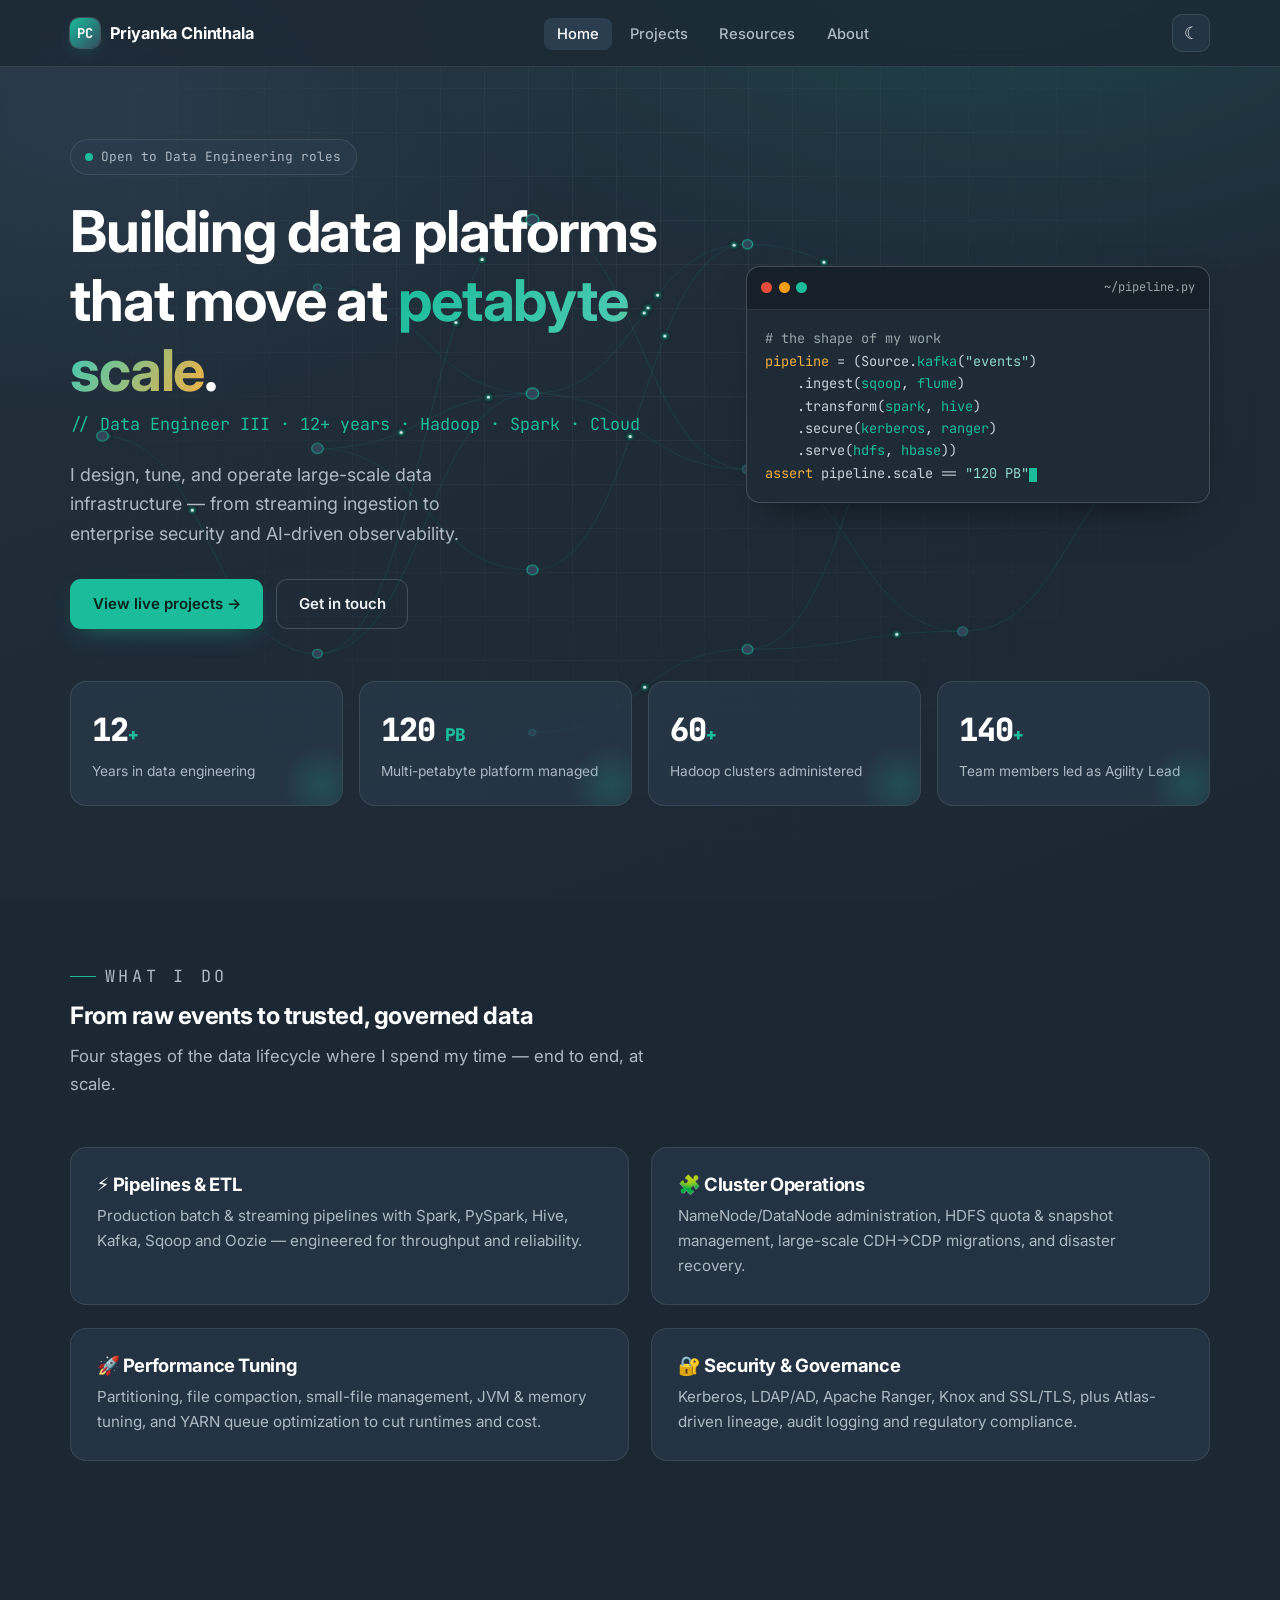
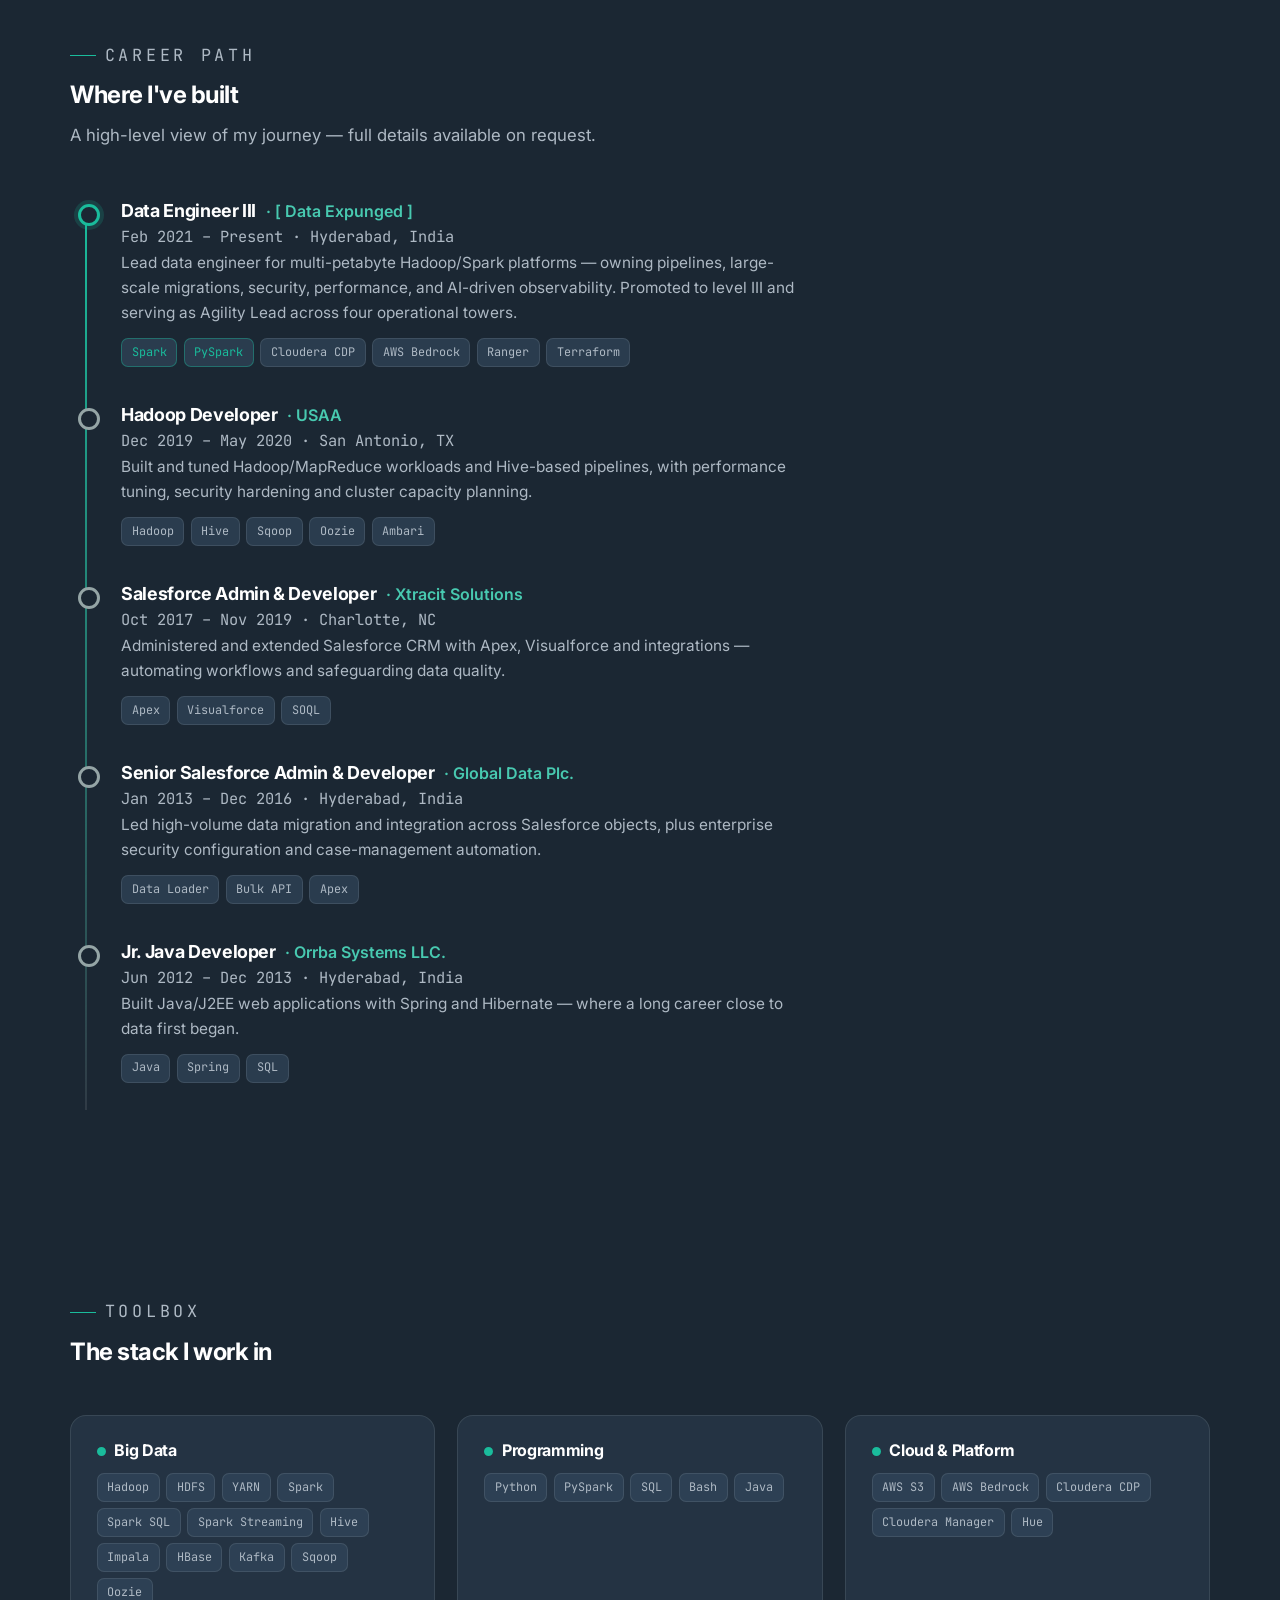
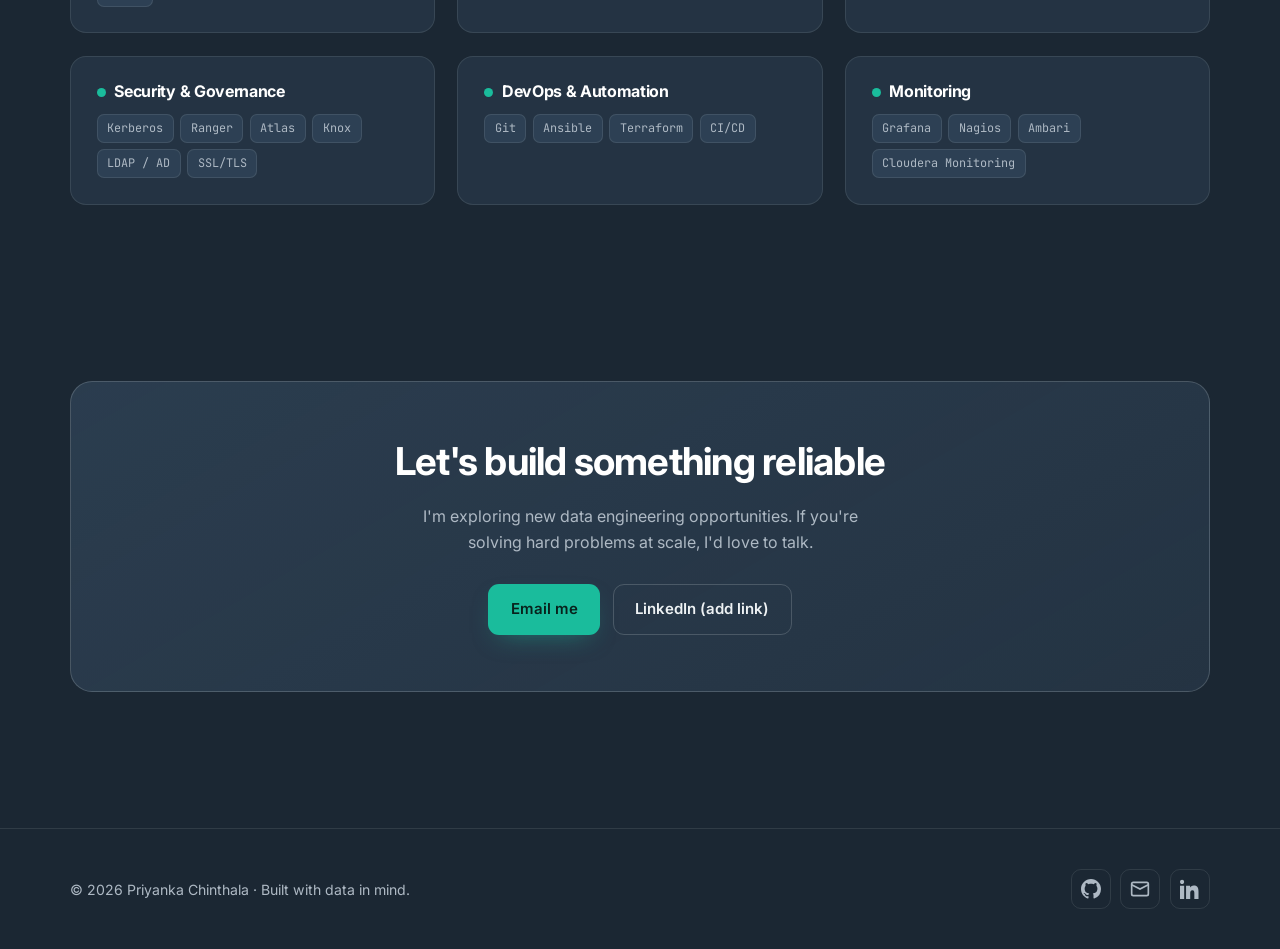
<file: index.html>
<!DOCTYPE html>
<html lang="en" data-theme="dark">
<head>
  <meta charset="UTF-8" />
  <meta name="viewport" content="width=device-width, initial-scale=1.0" />
  <title>Priyanka Chinthala — Data Engineer</title>
  <meta name="description" content="Priyanka Chinthala — Data Engineer with 12+ years building and optimizing large-scale data platforms across multi-petabyte environments." />
  <meta name="color-scheme" content="dark light" />
  <link rel="preconnect" href="https://fonts.googleapis.com" />
  <link rel="preconnect" href="https://fonts.gstatic.com" crossorigin />
  <link href="https://fonts.googleapis.com/css2?family=Inter:wght@400;500;600;700;800&family=JetBrains+Mono:wght@400;500;700&display=swap" rel="stylesheet" />
  <link rel="stylesheet" href="assets/css/style.css" />
  <link rel="icon" href="data:image/svg+xml,%3Csvg xmlns='http://www.w3.org/2000/svg' viewBox='0 0 32 32'%3E%3Crect width='32' height='32' rx='8' fill='%232C3E50'/%3E%3Ccircle cx='9' cy='16' r='3' fill='%231ABC9C'/%3E%3Ccircle cx='23' cy='9' r='3' fill='%231ABC9C'/%3E%3Ccircle cx='23' cy='23' r='3' fill='%231ABC9C'/%3E%3Cpath d='M11 15 21 10M11 17 21 22' stroke='%231ABC9C' stroke-width='1.5'/%3E%3C/svg%3E" />
</head>
<body>
  <!-- NAV -->
  <nav class="nav">
    <div class="container nav-inner">
      <a class="brand" href="index.html"><span class="logo">PC</span> Priyanka Chinthala</a>
      <ul class="nav-links" id="nav-links">
        <li><a href="index.html">Home</a></li>
        <li><a href="projects.html">Projects</a></li>
        <li><a href="resources.html">Resources</a></li>
        <li><a href="about.html">About</a></li>
      </ul>
      <div class="nav-tools">
        <button class="icon-btn" id="theme-toggle" aria-label="Toggle theme">☾</button>
        <button class="icon-btn nav-toggle" id="nav-toggle" aria-label="Menu">☰</button>
      </div>
    </div>
  </nav>

  <!-- HERO -->
  <header class="hero">
    <canvas id="pipeline-canvas" aria-hidden="true"></canvas>
    <div class="container hero-grid">
      <div>
        <div class="status-pill"><span class="status-dot"></span> Open to Data Engineering roles</div>
        <h1>Building data platforms that move at <span class="grad">petabyte scale</span>.</h1>
        <p class="role">// Data Engineer III · 12+ years · Hadoop · Spark · Cloud</p>
        <p class="lead">I design, tune, and operate large-scale data infrastructure — from streaming ingestion to enterprise security and AI-driven observability.</p>
        <div class="hero-cta">
          <a class="btn btn-primary" href="projects.html">View live projects →</a>
          <a class="btn btn-ghost" href="mailto:priyankachinthala.pc@gmail.com">Get in touch</a>
        </div>
      </div>

      <div class="term reveal">
        <div class="term-bar"><span></span><span></span><span></span><span class="title">~/pipeline.py</span></div>
        <div class="term-body">
<span class="l"><span class="comment"># the shape of my work</span></span>
<span class="l"><span class="k">pipeline</span> = (Source.<span class="c">kafka</span>(<span class="s">"events"</span>)</span>
<span class="l">    .ingest(<span class="c">sqoop</span>, <span class="c">flume</span>)</span>
<span class="l">    .transform(<span class="c">spark</span>, <span class="c">hive</span>)</span>
<span class="l">    .secure(<span class="c">kerberos</span>, <span class="c">ranger</span>)</span>
<span class="l">    .serve(<span class="c">hdfs</span>, <span class="c">hbase</span>))</span>
<span class="l"></span>
<span class="l"><span class="k">assert</span> pipeline.scale == <span class="s">"120 PB"</span><span class="caret"></span></span>
        </div>
      </div>
    </div>

    <div class="container">
      <div class="stats">
        <div class="stat reveal"><div class="num">12<span class="unit">+</span></div><div class="label">Years in data engineering</div></div>
        <div class="stat reveal"><div class="num">120<span class="unit"> PB</span></div><div class="label">Multi-petabyte platform managed</div></div>
        <div class="stat reveal"><div class="num">60<span class="unit">+</span></div><div class="label">Hadoop clusters administered</div></div>
        <div class="stat reveal"><div class="num">140<span class="unit">+</span></div><div class="label">Team members led as Agility Lead</div></div>
      </div>
    </div>
  </header>

  <!-- WHAT I DO -->
  <section class="section">
    <div class="container">
      <div class="section-head reveal">
        <p class="eyebrow">What I do</p>
        <h2>From raw events to trusted, governed data</h2>
        <p>Four stages of the data lifecycle where I spend my time — end to end, at scale.</p>
      </div>
      <div class="grid grid-2">
        <div class="card reveal"><h3>⚡ Pipelines &amp; ETL</h3><p>Production batch &amp; streaming pipelines with Spark, PySpark, Hive, Kafka, Sqoop and Oozie — engineered for throughput and reliability.</p></div>
        <div class="card reveal"><h3>🧩 Cluster Operations</h3><p>NameNode/DataNode administration, HDFS quota &amp; snapshot management, large-scale CDH→CDP migrations, and disaster recovery.</p></div>
        <div class="card reveal"><h3>🚀 Performance Tuning</h3><p>Partitioning, file compaction, small-file management, JVM &amp; memory tuning, and YARN queue optimization to cut runtimes and cost.</p></div>
        <div class="card reveal"><h3>🔐 Security &amp; Governance</h3><p>Kerberos, LDAP/AD, Apache Ranger, Knox and SSL/TLS, plus Atlas-driven lineage, audit logging and regulatory compliance.</p></div>
      </div>
    </div>
  </section>

  <!-- EXPERIENCE -->
  <section class="section" id="experience">
    <div class="container">
      <div class="section-head reveal">
        <p class="eyebrow">Career path</p>
        <h2>Where I've built</h2>
        <p>A high-level view of my journey — full details available on request.</p>
      </div>
      <div class="timeline">
        <div class="tl-item reveal">
          <div class="tl-head"><h3>Data Engineer III</h3> <span class="tl-company">· [ Data Expunged ]</span></div>
          <p class="tl-meta">Feb 2021 – Present · Hyderabad, India</p>
          <p>Lead data engineer for multi-petabyte Hadoop/Spark platforms — owning pipelines, large-scale migrations, security, performance, and AI-driven observability. Promoted to level III and serving as Agility Lead across four operational towers.</p>
          <div class="tag-row"><span class="tag hot">Spark</span><span class="tag hot">PySpark</span><span class="tag">Cloudera CDP</span><span class="tag">AWS Bedrock</span><span class="tag">Ranger</span><span class="tag">Terraform</span></div>
        </div>
        <div class="tl-item reveal">
          <div class="tl-head"><h3>Hadoop Developer</h3> <span class="tl-company">· USAA</span></div>
          <p class="tl-meta">Dec 2019 – May 2020 · San Antonio, TX</p>
          <p>Built and tuned Hadoop/MapReduce workloads and Hive-based pipelines, with performance tuning, security hardening and cluster capacity planning.</p>
          <div class="tag-row"><span class="tag">Hadoop</span><span class="tag">Hive</span><span class="tag">Sqoop</span><span class="tag">Oozie</span><span class="tag">Ambari</span></div>
        </div>
        <div class="tl-item reveal">
          <div class="tl-head"><h3>Salesforce Admin &amp; Developer</h3> <span class="tl-company">· Xtracit Solutions</span></div>
          <p class="tl-meta">Oct 2017 – Nov 2019 · Charlotte, NC</p>
          <p>Administered and extended Salesforce CRM with Apex, Visualforce and integrations — automating workflows and safeguarding data quality.</p>
          <div class="tag-row"><span class="tag">Apex</span><span class="tag">Visualforce</span><span class="tag">SOQL</span></div>
        </div>
        <div class="tl-item reveal">
          <div class="tl-head"><h3>Senior Salesforce Admin &amp; Developer</h3> <span class="tl-company">· Global Data Plc.</span></div>
          <p class="tl-meta">Jan 2013 – Dec 2016 · Hyderabad, India</p>
          <p>Led high-volume data migration and integration across Salesforce objects, plus enterprise security configuration and case-management automation.</p>
          <div class="tag-row"><span class="tag">Data Loader</span><span class="tag">Bulk API</span><span class="tag">Apex</span></div>
        </div>
        <div class="tl-item reveal">
          <div class="tl-head"><h3>Jr. Java Developer</h3> <span class="tl-company">· Orrba Systems LLC.</span></div>
          <p class="tl-meta">Jun 2012 – Dec 2013 · Hyderabad, India</p>
          <p>Built Java/J2EE web applications with Spring and Hibernate — where a long career close to data first began.</p>
          <div class="tag-row"><span class="tag">Java</span><span class="tag">Spring</span><span class="tag">SQL</span></div>
        </div>
      </div>
    </div>
  </section>

  <!-- SKILLS -->
  <section class="section" id="skills">
    <div class="container">
      <div class="section-head reveal">
        <p class="eyebrow">Toolbox</p>
        <h2>The stack I work in</h2>
      </div>
      <div class="grid grid-3">
        <div class="card skill-cat reveal"><h3><span class="dot"></span> Big Data</h3><div class="tag-row"><span class="tag">Hadoop</span><span class="tag">HDFS</span><span class="tag">YARN</span><span class="tag">Spark</span><span class="tag">Spark SQL</span><span class="tag">Spark Streaming</span><span class="tag">Hive</span><span class="tag">Impala</span><span class="tag">HBase</span><span class="tag">Kafka</span><span class="tag">Sqoop</span><span class="tag">Oozie</span></div></div>
        <div class="card skill-cat reveal"><h3><span class="dot"></span> Programming</h3><div class="tag-row"><span class="tag">Python</span><span class="tag">PySpark</span><span class="tag">SQL</span><span class="tag">Bash</span><span class="tag">Java</span></div></div>
        <div class="card skill-cat reveal"><h3><span class="dot"></span> Cloud &amp; Platform</h3><div class="tag-row"><span class="tag">AWS S3</span><span class="tag">AWS Bedrock</span><span class="tag">Cloudera CDP</span><span class="tag">Cloudera Manager</span><span class="tag">Hue</span></div></div>
        <div class="card skill-cat reveal"><h3><span class="dot"></span> Security &amp; Governance</h3><div class="tag-row"><span class="tag">Kerberos</span><span class="tag">Ranger</span><span class="tag">Atlas</span><span class="tag">Knox</span><span class="tag">LDAP / AD</span><span class="tag">SSL/TLS</span></div></div>
        <div class="card skill-cat reveal"><h3><span class="dot"></span> DevOps &amp; Automation</h3><div class="tag-row"><span class="tag">Git</span><span class="tag">Ansible</span><span class="tag">Terraform</span><span class="tag">CI/CD</span></div></div>
        <div class="card skill-cat reveal"><h3><span class="dot"></span> Monitoring</h3><div class="tag-row"><span class="tag">Grafana</span><span class="tag">Nagios</span><span class="tag">Ambari</span><span class="tag">Cloudera Monitoring</span></div></div>
      </div>
    </div>
  </section>

  <!-- CTA -->
  <section class="section">
    <div class="container">
      <div class="cta-band reveal">
        <h2>Let's build something reliable</h2>
        <p>I'm exploring new data engineering opportunities. If you're solving hard problems at scale, I'd love to talk.</p>
        <div class="cta-actions">
          <a class="btn btn-primary" href="mailto:priyankachinthala.pc@gmail.com">Email me</a>
          <!-- TODO: replace with your LinkedIn URL -->
          <a class="btn btn-ghost" href="#" data-placeholder="linkedin">LinkedIn (add link)</a>
        </div>
      </div>
    </div>
  </section>

  <!-- FOOTER -->
  <footer class="footer">
    <div class="container footer-inner">
      <div class="muted">© <span id="year"></span> Priyanka Chinthala · Built with data in mind.</div>
      <div class="social">
        <a href="https://github.com/PriyankaChinthala" target="_blank" rel="noopener" aria-label="GitHub"><svg width="20" height="20" viewBox="0 0 16 16" fill="currentColor"><path d="M8 0C3.58 0 0 3.58 0 8c0 3.54 2.29 6.53 5.47 7.59.4.07.55-.17.55-.38 0-.19-.01-.82-.01-1.49-2.01.37-2.53-.49-2.69-.94-.09-.23-.48-.94-.82-1.13-.28-.15-.68-.52-.01-.53.63-.01 1.08.58 1.23.82.72 1.21 1.87.87 2.33.66.07-.52.28-.87.51-1.07-1.78-.2-3.64-.89-3.64-3.95 0-.87.31-1.59.82-2.15-.08-.2-.36-1.02.08-2.12 0 0 .67-.21 2.2.82.64-.18 1.32-.27 2-.27.68 0 1.36.09 2 .27 1.53-1.04 2.2-.82 2.2-.82.44 1.1.16 1.92.08 2.12.51.56.82 1.27.82 2.15 0 3.07-1.87 3.75-3.65 3.95.29.25.54.73.54 1.48 0 1.07-.01 1.93-.01 2.2 0 .21.15.46.55.38A8.01 8.01 0 0 0 16 8c0-4.42-3.58-8-8-8Z"/></svg></a>
        <a href="mailto:priyankachinthala.pc@gmail.com" aria-label="Email"><svg width="20" height="20" viewBox="0 0 24 24" fill="none" stroke="currentColor" stroke-width="2"><rect x="2" y="4" width="20" height="16" rx="2"/><path d="m22 7-10 5L2 7"/></svg></a>
        <!-- TODO: replace href with your LinkedIn URL -->
        <a href="#" data-placeholder="linkedin" aria-label="LinkedIn"><svg width="20" height="20" viewBox="0 0 24 24" fill="currentColor"><path d="M4.98 3.5C4.98 4.88 3.87 6 2.5 6S0 4.88 0 3.5 1.12 1 2.5 1 4.98 2.12 4.98 3.5zM0 8h5v16H0V8zm7.5 0H12v2.2h.07c.63-1.2 2.17-2.47 4.47-2.47 4.78 0 5.66 3.15 5.66 7.24V24h-5v-6.9c0-1.64-.03-3.75-2.29-3.75-2.29 0-2.64 1.79-2.64 3.63V24h-5V8z"/></svg></a>
      </div>
    </div>
  </footer>

  <script src="assets/js/pipeline.js"></script>
  <script src="assets/js/main.js"></script>
</body>
</html>
</file>
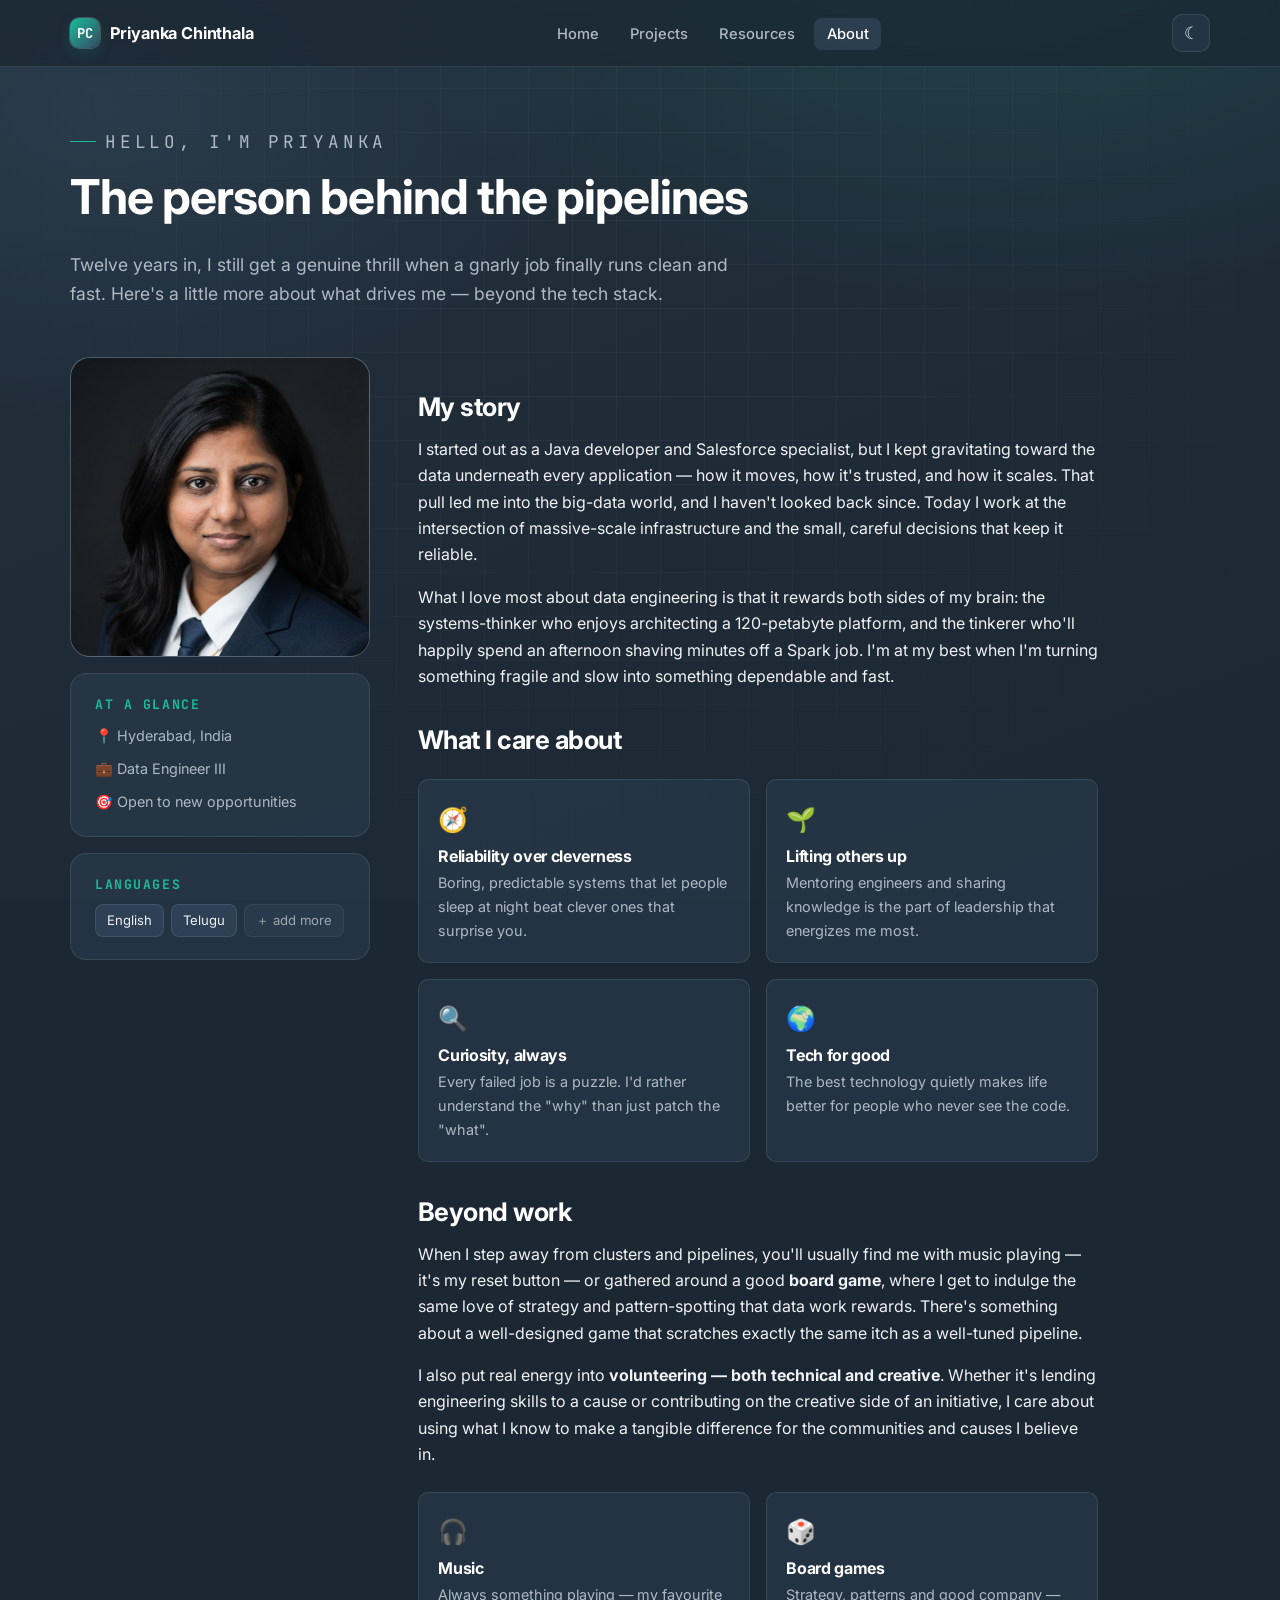
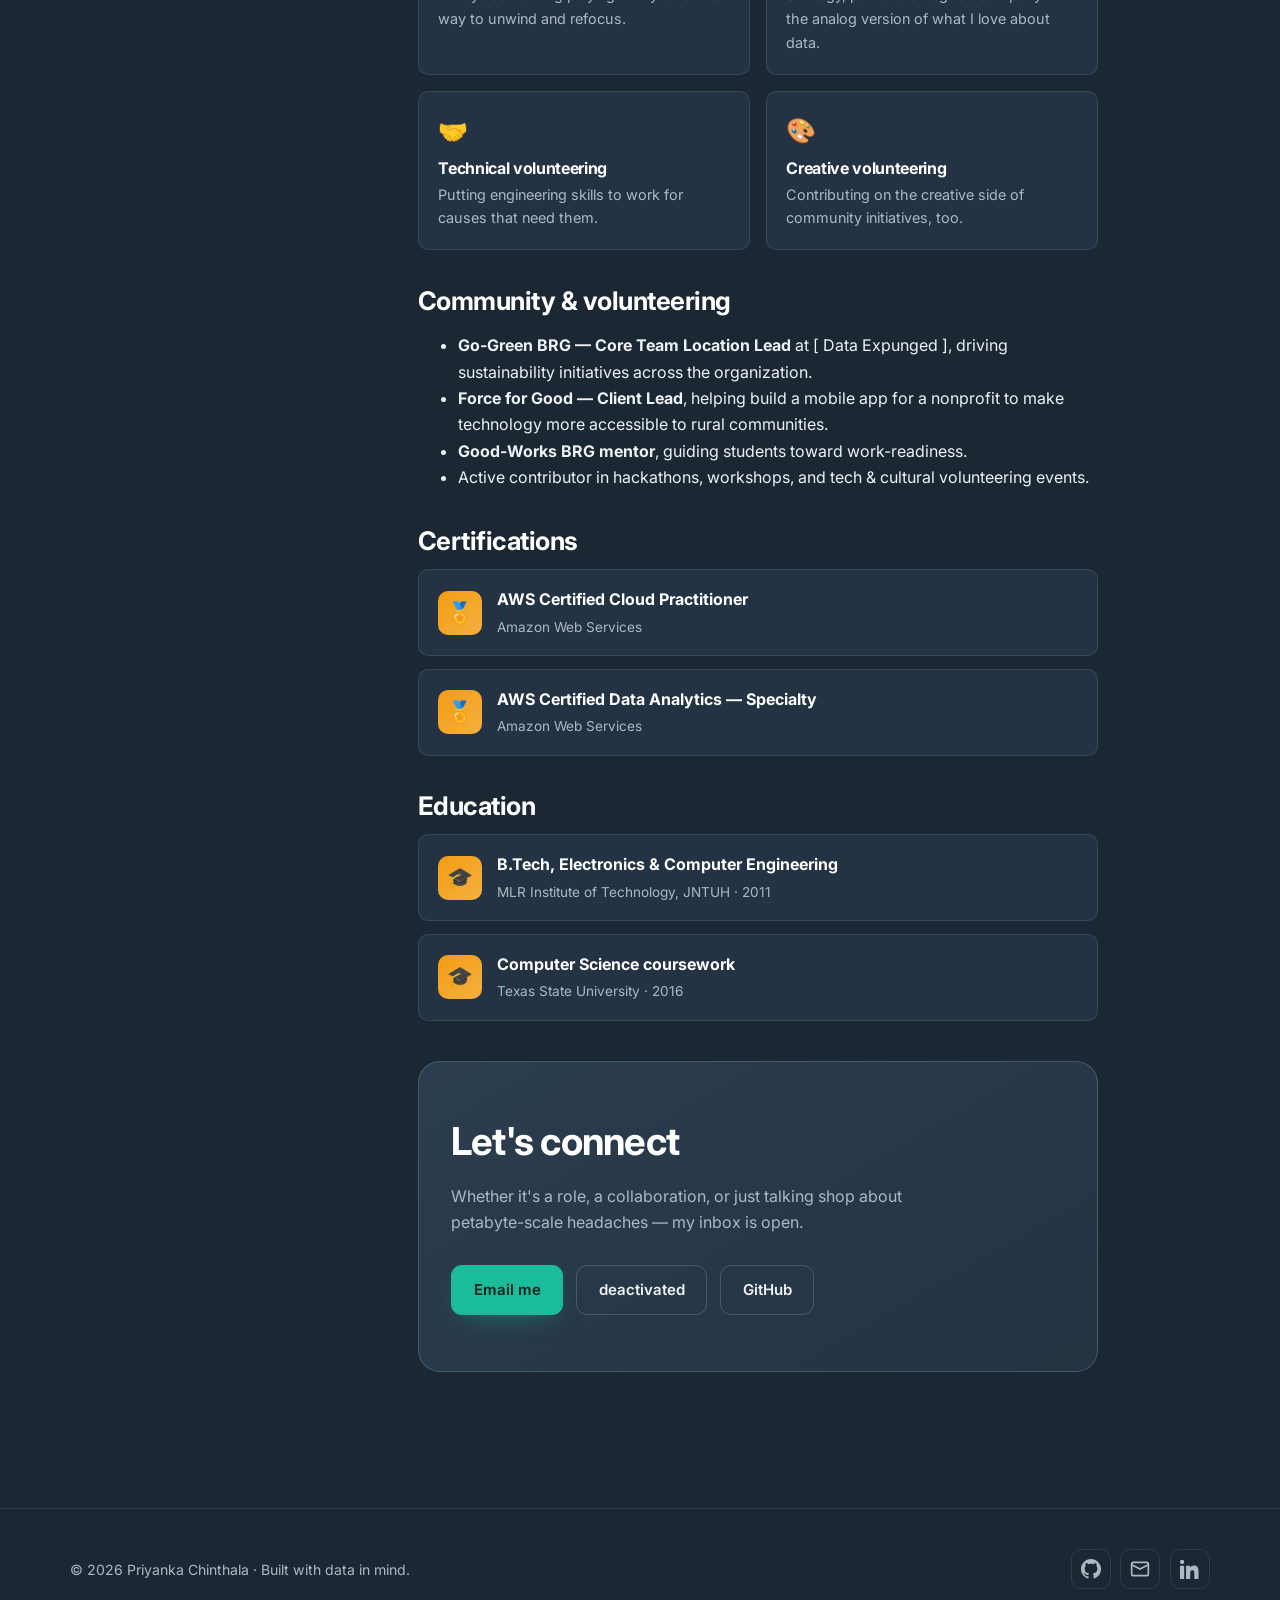
<file: about.html>
<!DOCTYPE html>
<html lang="en" data-theme="dark">
<head>
  <meta charset="UTF-8" />
  <meta name="viewport" content="width=device-width, initial-scale=1.0" />
  <title>About — Priyanka Chinthala</title>
  <meta name="description" content="Get to know Priyanka Chinthala — data engineer, mentor, and community builder." />
  <meta name="color-scheme" content="dark light" />
  <link rel="preconnect" href="https://fonts.googleapis.com" />
  <link rel="preconnect" href="https://fonts.gstatic.com" crossorigin />
  <link href="https://fonts.googleapis.com/css2?family=Inter:wght@400;500;600;700;800&family=JetBrains+Mono:wght@400;500;700&display=swap" rel="stylesheet" />
  <link rel="stylesheet" href="assets/css/style.css" />
  <link rel="icon" href="data:image/svg+xml,%3Csvg xmlns='http://www.w3.org/2000/svg' viewBox='0 0 32 32'%3E%3Crect width='32' height='32' rx='8' fill='%232C3E50'/%3E%3Ccircle cx='9' cy='16' r='3' fill='%231ABC9C'/%3E%3Ccircle cx='23' cy='9' r='3' fill='%231ABC9C'/%3E%3Ccircle cx='23' cy='23' r='3' fill='%231ABC9C'/%3E%3Cpath d='M11 15 21 10M11 17 21 22' stroke='%231ABC9C' stroke-width='1.5'/%3E%3C/svg%3E" />
</head>
<body>
  <nav class="nav">
    <div class="container nav-inner">
      <a class="brand" href="index.html"><span class="logo">PC</span> Priyanka Chinthala</a>
      <ul class="nav-links" id="nav-links">
        <li><a href="index.html">Home</a></li>
        <li><a href="projects.html">Projects</a></li>
        <li><a href="resources.html">Resources</a></li>
        <li><a href="about.html">About</a></li>
      </ul>
      <div class="nav-tools">
        <button class="icon-btn" id="theme-toggle" aria-label="Toggle theme">☾</button>
        <button class="icon-btn nav-toggle" id="nav-toggle" aria-label="Menu">☰</button>
      </div>
    </div>
  </nav>

  <header class="page-head">
    <div class="container">
      <p class="eyebrow">Hello, I'm Priyanka</p>
      <h1>The person behind the pipelines</h1>
      <p>Twelve years in, I still get a genuine thrill when a gnarly job finally runs clean and fast. Here's a little more about what drives me — beyond the tech stack.</p>
    </div>
  </header>

  <section class="section" style="padding-top:1rem">
    <div class="container about-grid">

      <!-- Sidebar -->
      <aside class="avatar-wrap reveal">
        <div class="avatar">
               <img src="assets/img/priyanka.jpg" alt="Priyanka Chinthala" />
        </div>
        <div class="about-card">
          <h4>At a glance</h4>
          <p class="muted" style="margin:0 0 0.6rem;font-size:0.9rem">📍 Hyderabad, India</p>
          <p class="muted" style="margin:0 0 0.6rem;font-size:0.9rem">💼 Data Engineer III</p>
          <p class="muted" style="margin:0;font-size:0.9rem">🎯 Open to new opportunities</p>
        </div>
        <div class="about-card">
          <h4>Languages</h4>
          <div class="chip-row">
            <span class="chip">English</span>
            <span class="chip">Telugu</span>
            <span class="chip" style="opacity:.6">＋ add more</span>
          </div>
        </div>
      </aside>

      <!-- Main narrative -->
      <div class="prose reveal">
        <h2>My story</h2>
        <p>I started out as a Java developer and Salesforce specialist, but I kept gravitating toward the data underneath every application — how it moves, how it's trusted, and how it scales. That pull led me into the big-data world, and I haven't looked back since. Today I work at the intersection of massive-scale infrastructure and the small, careful decisions that keep it reliable.</p>
        <p>What I love most about data engineering is that it rewards both sides of my brain: the systems-thinker who enjoys architecting a 120-petabyte platform, and the tinkerer who'll happily spend an afternoon shaving minutes off a Spark job. I'm at my best when I'm turning something fragile and slow into something dependable and fast.</p>

        <h2>What I care about</h2>
        <div class="value-grid">
          <div class="value"><div class="ico">🧭</div><h4>Reliability over cleverness</h4><p>Boring, predictable systems that let people sleep at night beat clever ones that surprise you.</p></div>
          <div class="value"><div class="ico">🌱</div><h4>Lifting others up</h4><p>Mentoring engineers and sharing knowledge is the part of leadership that energizes me most.</p></div>
          <div class="value"><div class="ico">🔍</div><h4>Curiosity, always</h4><p>Every failed job is a puzzle. I'd rather understand the "why" than just patch the "what".</p></div>
          <div class="value"><div class="ico">🌍</div><h4>Tech for good</h4><p>The best technology quietly makes life better for people who never see the code.</p></div>
        </div>

        <h2>Beyond work</h2>
        <p>When I step away from clusters and pipelines, you'll usually find me with music playing — it's my reset button — or gathered around a good <strong>board game</strong>, where I get to indulge the same love of strategy and pattern-spotting that data work rewards. There's something about a well-designed game that scratches exactly the same itch as a well-tuned pipeline.</p>
        <p>I also put real energy into <strong>volunteering — both technical and creative</strong>. Whether it's lending engineering skills to a cause or contributing on the creative side of an initiative, I care about using what I know to make a tangible difference for the communities and causes I believe in.</p>
        <div class="value-grid">
          <div class="value"><div class="ico">🎧</div><h4>Music</h4><p>Always something playing — my favourite way to unwind and refocus.</p></div>
          <div class="value"><div class="ico">🎲</div><h4>Board games</h4><p>Strategy, patterns and good company — the analog version of what I love about data.</p></div>
          <div class="value"><div class="ico">🤝</div><h4>Technical volunteering</h4><p>Putting engineering skills to work for causes that need them.</p></div>
          <div class="value"><div class="ico">🎨</div><h4>Creative volunteering</h4><p>Contributing on the creative side of community initiatives, too.</p></div>
        </div>

        <h2>Community &amp; volunteering</h2>
        <ul>
          <li><strong>Go-Green BRG — Core Team Location Lead</strong> at [ Data Expunged ], driving sustainability initiatives across the organization.</li>
          <li><strong>Force for Good — Client Lead</strong>, helping build a mobile app for a nonprofit to make technology more accessible to rural communities.</li>
          <li><strong>Good-Works BRG mentor</strong>, guiding students toward work-readiness.</li>
          <li>Active contributor in hackathons, workshops, and tech &amp; cultural volunteering events.</li>
        </ul>

        <h2>Certifications</h2>
        <div class="cert-badge"><div class="seal">🏅</div><div><strong>AWS Certified Cloud Practitioner</strong><span>Amazon Web Services</span></div></div>
        <div class="cert-badge"><div class="seal">🏅</div><div><strong>AWS Certified Data Analytics — Specialty</strong><span>Amazon Web Services</span></div></div>

        <h2>Education</h2>
        <div class="cert-badge"><div class="seal">🎓</div><div><strong>B.Tech, Electronics &amp; Computer Engineering</strong><span>MLR Institute of Technology, JNTUH · 2011</span></div></div>
        <div class="cert-badge"><div class="seal">🎓</div><div><strong>Computer Science coursework</strong><span>Texas State University · 2016</span></div></div>

        <div class="cta-band reveal" style="margin-top:2.5rem;text-align:left">
          <h2 style="margin-top:0">Let's connect</h2>
          <p style="margin-left:0">Whether it's a role, a collaboration, or just talking shop about petabyte-scale headaches — my inbox is open.</p>
          <div class="cta-actions" style="justify-content:flex-start">
            <a class="btn btn-primary" href="mailto:priyankachinthala.pc@gmail.com">Email me</a>
            <!-- TODO: replace with your LinkedIn URL -->
            <a class="btn btn-ghost" href="#" data-placeholder="linkedin">deactivated</a>
            <a class="btn btn-ghost" href="https://github.com/PriyankaChinthala" target="_blank" rel="noopener">GitHub</a>
          </div>
        </div>
      </div>
    </div>
  </section>

  <footer class="footer">
    <div class="container footer-inner">
      <div class="muted">© <span id="year"></span> Priyanka Chinthala · Built with data in mind.</div>
      <div class="social">
        <a href="https://github.com/PriyankaChinthala" target="_blank" rel="noopener" aria-label="GitHub"><svg width="20" height="20" viewBox="0 0 16 16" fill="currentColor"><path d="M8 0C3.58 0 0 3.58 0 8c0 3.54 2.29 6.53 5.47 7.59.4.07.55-.17.55-.38 0-.19-.01-.82-.01-1.49-2.01.37-2.53-.49-2.69-.94-.09-.23-.48-.94-.82-1.13-.28-.15-.68-.52-.01-.53.63-.01 1.08.58 1.23.82.72 1.21 1.87.87 2.33.66.07-.52.28-.87.51-1.07-1.78-.2-3.64-.89-3.64-3.95 0-.87.31-1.59.82-2.15-.08-.2-.36-1.02.08-2.12 0 0 .67-.21 2.2.82.64-.18 1.32-.27 2-.27.68 0 1.36.09 2 .27 1.53-1.04 2.2-.82 2.2-.82.44 1.1.16 1.92.08 2.12.51.56.82 1.27.82 2.15 0 3.07-1.87 3.75-3.65 3.95.29.25.54.73.54 1.48 0 1.07-.01 1.93-.01 2.2 0 .21.15.46.55.38A8.01 8.01 0 0 0 16 8c0-4.42-3.58-8-8-8Z"/></svg></a>
        <a href="mailto:priyankachinthala.pc@gmail.com" aria-label="Email"><svg width="20" height="20" viewBox="0 0 24 24" fill="none" stroke="currentColor" stroke-width="2"><rect x="2" y="4" width="20" height="16" rx="2"/><path d="m22 7-10 5L2 7"/></svg></a>
        <a href="#" data-placeholder="linkedin" aria-label="LinkedIn"><svg width="20" height="20" viewBox="0 0 24 24" fill="currentColor"><path d="M4.98 3.5C4.98 4.88 3.87 6 2.5 6S0 4.88 0 3.5 1.12 1 2.5 1 4.98 2.12 4.98 3.5zM0 8h5v16H0V8zm7.5 0H12v2.2h.07c.63-1.2 2.17-2.47 4.47-2.47 4.78 0 5.66 3.15 5.66 7.24V24h-5v-6.9c0-1.64-.03-3.75-2.29-3.75-2.29 0-2.64 1.79-2.64 3.63V24h-5V8z"/></svg></a>
      </div>
    </div>
  </footer>

  <script src="assets/js/main.js"></script>
</body>
</html>
</file>
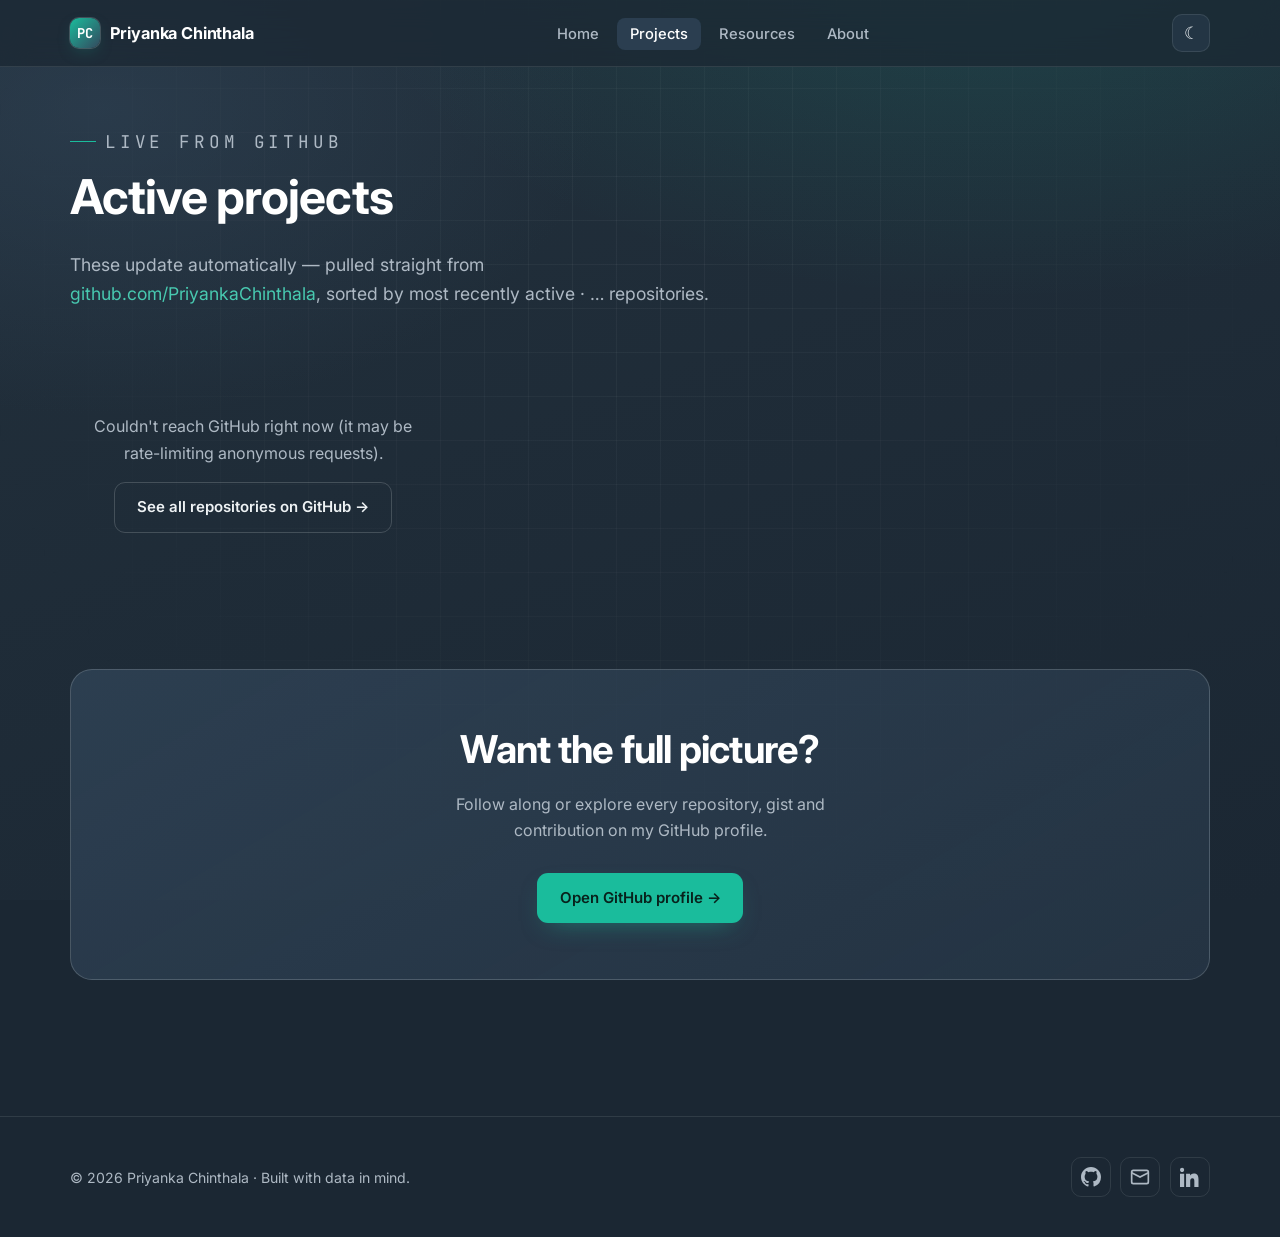
<file: projects.html>
<!DOCTYPE html>
<html lang="en" data-theme="dark">
<head>
  <meta charset="UTF-8" />
  <meta name="viewport" content="width=device-width, initial-scale=1.0" />
  <title>Projects — Priyanka Chinthala</title>
  <meta name="description" content="Active open-source projects by Priyanka Chinthala, fetched live from GitHub." />
  <meta name="color-scheme" content="dark light" />
  <link rel="preconnect" href="https://fonts.googleapis.com" />
  <link rel="preconnect" href="https://fonts.gstatic.com" crossorigin />
  <link href="https://fonts.googleapis.com/css2?family=Inter:wght@400;500;600;700;800&family=JetBrains+Mono:wght@400;500;700&display=swap" rel="stylesheet" />
  <link rel="stylesheet" href="assets/css/style.css" />
  <link rel="icon" href="data:image/svg+xml,%3Csvg xmlns='http://www.w3.org/2000/svg' viewBox='0 0 32 32'%3E%3Crect width='32' height='32' rx='8' fill='%232C3E50'/%3E%3Ccircle cx='9' cy='16' r='3' fill='%231ABC9C'/%3E%3Ccircle cx='23' cy='9' r='3' fill='%231ABC9C'/%3E%3Ccircle cx='23' cy='23' r='3' fill='%231ABC9C'/%3E%3Cpath d='M11 15 21 10M11 17 21 22' stroke='%231ABC9C' stroke-width='1.5'/%3E%3C/svg%3E" />
</head>
<body>
  <nav class="nav">
    <div class="container nav-inner">
      <a class="brand" href="index.html"><span class="logo">PC</span> Priyanka Chinthala</a>
      <ul class="nav-links" id="nav-links">
        <li><a href="index.html">Home</a></li>
        <li><a href="projects.html">Projects</a></li>
        <li><a href="resources.html">Resources</a></li>
        <li><a href="about.html">About</a></li>
      </ul>
      <div class="nav-tools">
        <button class="icon-btn" id="theme-toggle" aria-label="Toggle theme">☾</button>
        <button class="icon-btn nav-toggle" id="nav-toggle" aria-label="Menu">☰</button>
      </div>
    </div>
  </nav>

  <header class="page-head">
    <div class="container">
      <p class="eyebrow">Live from GitHub</p>
      <h1>Active projects</h1>
      <p>These update automatically — pulled straight from
        <a href="https://github.com/PriyankaChinthala" target="_blank" rel="noopener">github.com/PriyankaChinthala</a>,
        sorted by most recently active<span id="repo-count-wrap"> · <span id="repo-count">…</span> repositories</span>.</p>
    </div>
  </header>

  <section class="section" style="padding-top:1.5rem">
    <div class="container">
      <div class="repo-grid" id="repo-grid">
        <div class="repo skeleton"></div>
        <div class="repo skeleton"></div>
        <div class="repo skeleton"></div>
      </div>
    </div>
  </section>

  <section class="section" style="padding-top:0">
    <div class="container">
      <div class="cta-band reveal">
        <h2>Want the full picture?</h2>
        <p>Follow along or explore every repository, gist and contribution on my GitHub profile.</p>
        <div class="cta-actions">
          <a class="btn btn-primary" href="https://github.com/PriyankaChinthala" target="_blank" rel="noopener">Open GitHub profile →</a>
        </div>
      </div>
    </div>
  </section>

  <footer class="footer">
    <div class="container footer-inner">
      <div class="muted">© <span id="year"></span> Priyanka Chinthala · Built with data in mind.</div>
      <div class="social">
        <a href="https://github.com/PriyankaChinthala" target="_blank" rel="noopener" aria-label="GitHub"><svg width="20" height="20" viewBox="0 0 16 16" fill="currentColor"><path d="M8 0C3.58 0 0 3.58 0 8c0 3.54 2.29 6.53 5.47 7.59.4.07.55-.17.55-.38 0-.19-.01-.82-.01-1.49-2.01.37-2.53-.49-2.69-.94-.09-.23-.48-.94-.82-1.13-.28-.15-.68-.52-.01-.53.63-.01 1.08.58 1.23.82.72 1.21 1.87.87 2.33.66.07-.52.28-.87.51-1.07-1.78-.2-3.64-.89-3.64-3.95 0-.87.31-1.59.82-2.15-.08-.2-.36-1.02.08-2.12 0 0 .67-.21 2.2.82.64-.18 1.32-.27 2-.27.68 0 1.36.09 2 .27 1.53-1.04 2.2-.82 2.2-.82.44 1.1.16 1.92.08 2.12.51.56.82 1.27.82 2.15 0 3.07-1.87 3.75-3.65 3.95.29.25.54.73.54 1.48 0 1.07-.01 1.93-.01 2.2 0 .21.15.46.55.38A8.01 8.01 0 0 0 16 8c0-4.42-3.58-8-8-8Z"/></svg></a>
        <a href="mailto:priyankachinthala.pc@gmail.com" aria-label="Email"><svg width="20" height="20" viewBox="0 0 24 24" fill="none" stroke="currentColor" stroke-width="2"><rect x="2" y="4" width="20" height="16" rx="2"/><path d="m22 7-10 5L2 7"/></svg></a>
        <a href="#" data-placeholder="linkedin" aria-label="LinkedIn"><svg width="20" height="20" viewBox="0 0 24 24" fill="currentColor"><path d="M4.98 3.5C4.98 4.88 3.87 6 2.5 6S0 4.88 0 3.5 1.12 1 2.5 1 4.98 2.12 4.98 3.5zM0 8h5v16H0V8zm7.5 0H12v2.2h.07c.63-1.2 2.17-2.47 4.47-2.47 4.78 0 5.66 3.15 5.66 7.24V24h-5v-6.9c0-1.64-.03-3.75-2.29-3.75-2.29 0-2.64 1.79-2.64 3.63V24h-5V8z"/></svg></a>
      </div>
    </div>
  </footer>

  <script src="assets/js/projects.js"></script>
  <script src="assets/js/main.js"></script>
</body>
</html>
</file>
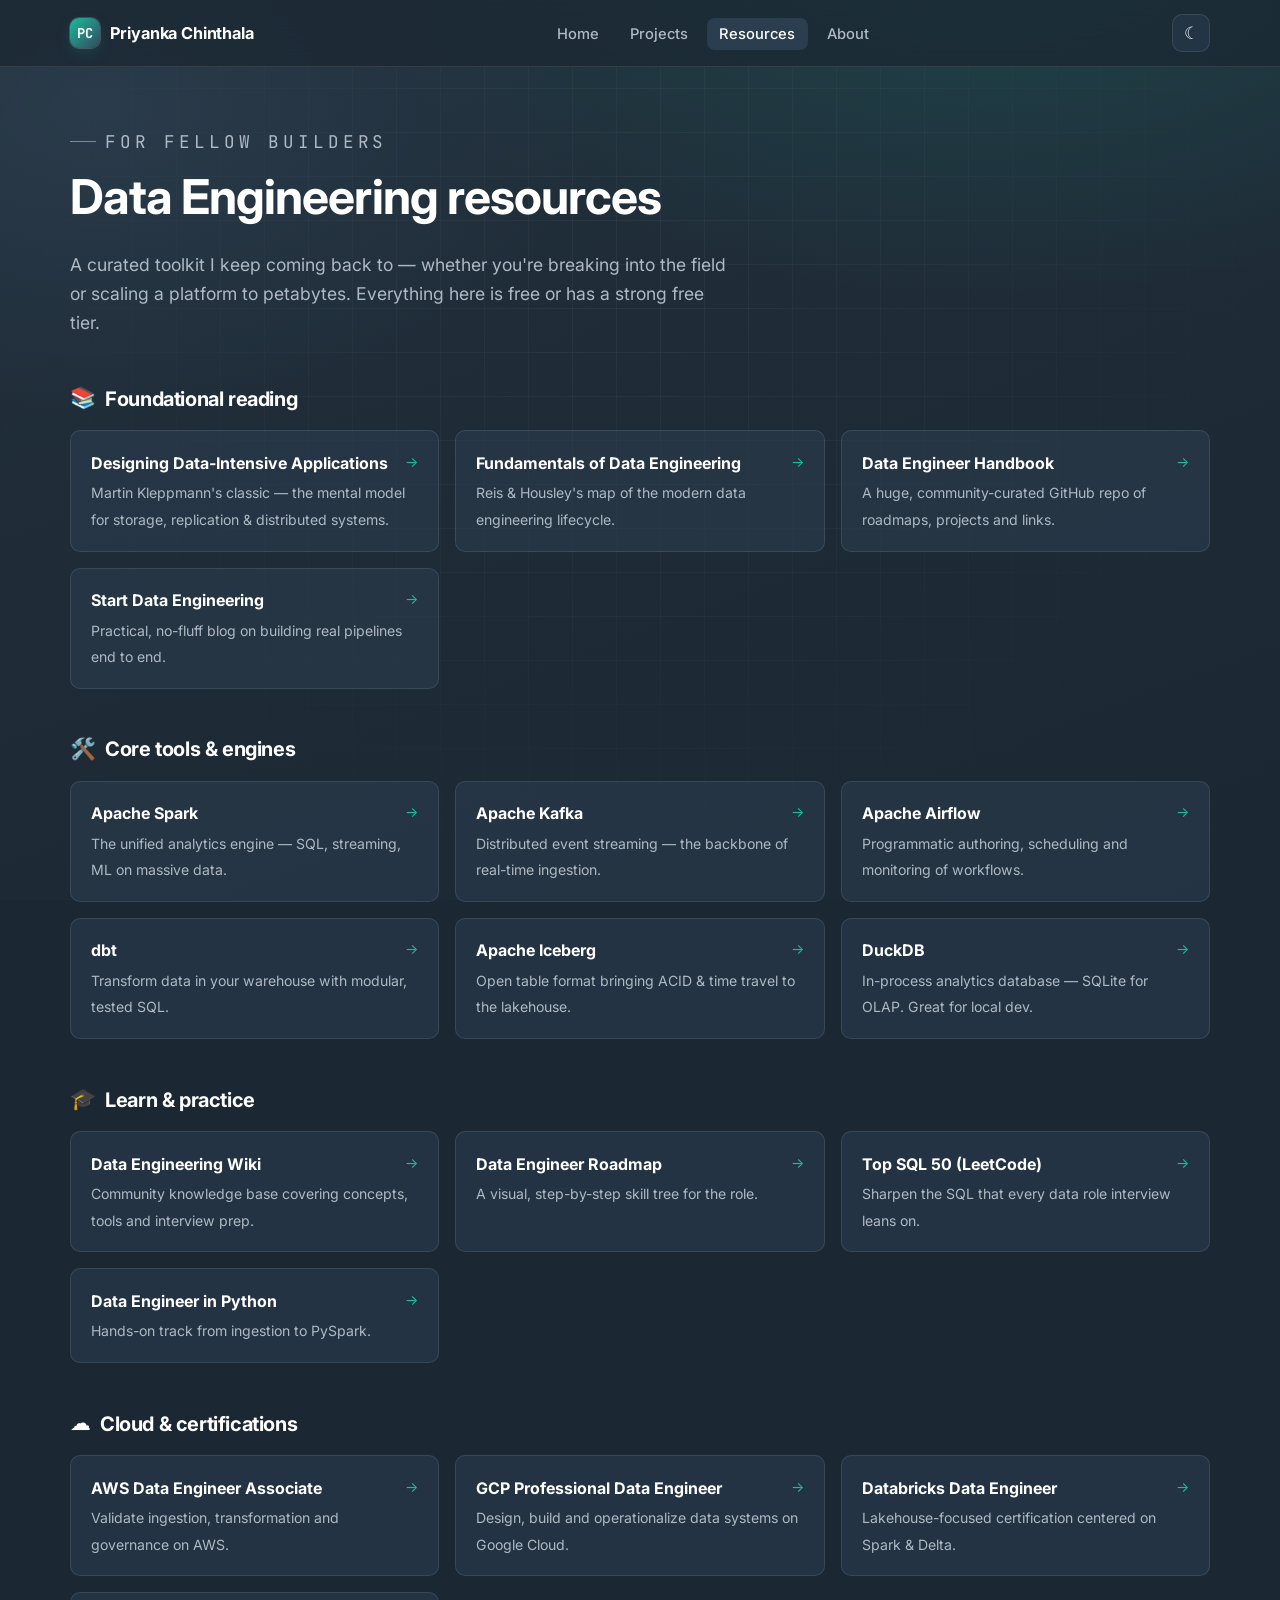
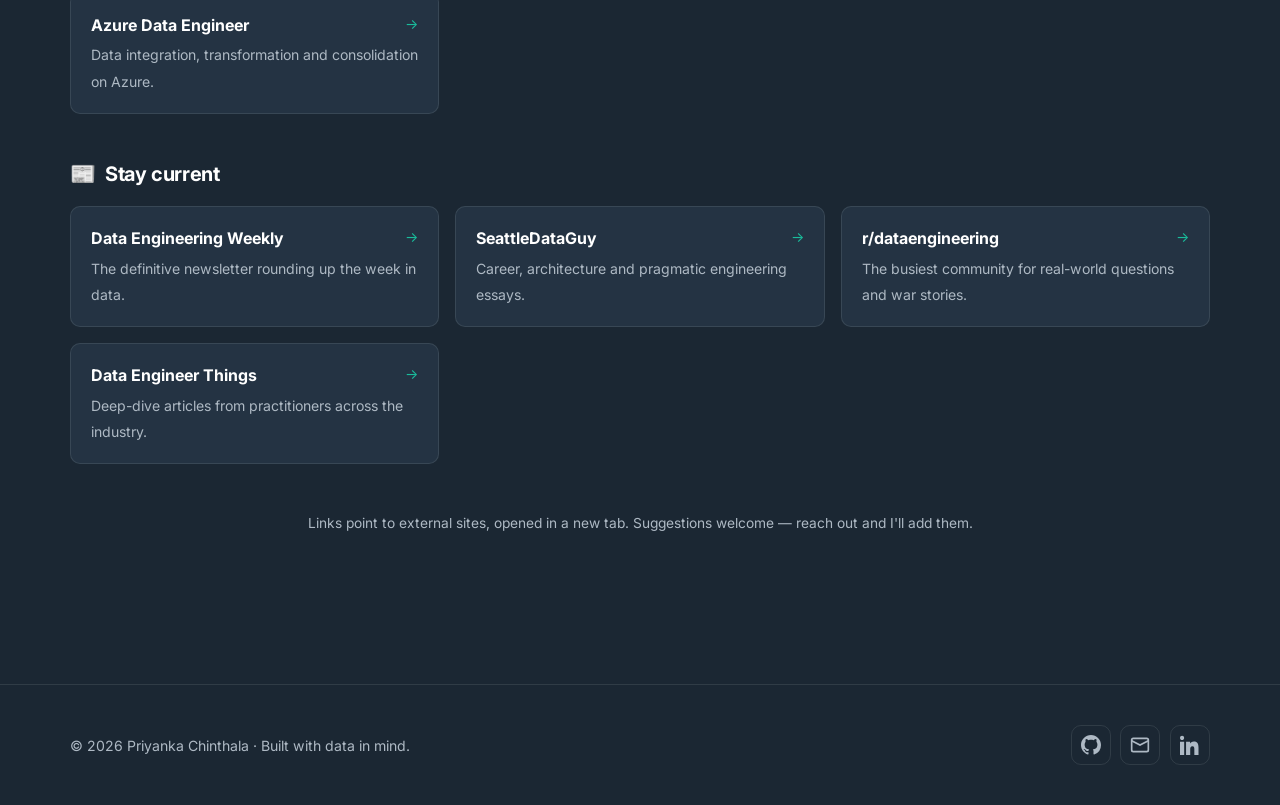
<file: resources.html>
<!DOCTYPE html>
<html lang="en" data-theme="dark">
<head>
  <meta charset="UTF-8" />
  <meta name="viewport" content="width=device-width, initial-scale=1.0" />
  <title>Data Engineering Resources — Priyanka Chinthala</title>
  <meta name="description" content="A hand-picked collection of the best data engineering resources — books, tools, learning paths and communities." />
  <meta name="color-scheme" content="dark light" />
  <link rel="preconnect" href="https://fonts.googleapis.com" />
  <link rel="preconnect" href="https://fonts.gstatic.com" crossorigin />
  <link href="https://fonts.googleapis.com/css2?family=Inter:wght@400;500;600;700;800&family=JetBrains+Mono:wght@400;500;700&display=swap" rel="stylesheet" />
  <link rel="stylesheet" href="assets/css/style.css" />
  <link rel="icon" href="data:image/svg+xml,%3Csvg xmlns='http://www.w3.org/2000/svg' viewBox='0 0 32 32'%3E%3Crect width='32' height='32' rx='8' fill='%232C3E50'/%3E%3Ccircle cx='9' cy='16' r='3' fill='%231ABC9C'/%3E%3Ccircle cx='23' cy='9' r='3' fill='%231ABC9C'/%3E%3Ccircle cx='23' cy='23' r='3' fill='%231ABC9C'/%3E%3Cpath d='M11 15 21 10M11 17 21 22' stroke='%231ABC9C' stroke-width='1.5'/%3E%3C/svg%3E" />
</head>
<body>
  <nav class="nav">
    <div class="container nav-inner">
      <a class="brand" href="index.html"><span class="logo">PC</span> Priyanka Chinthala</a>
      <ul class="nav-links" id="nav-links">
        <li><a href="index.html">Home</a></li>
        <li><a href="projects.html">Projects</a></li>
        <li><a href="resources.html">Resources</a></li>
        <li><a href="about.html">About</a></li>
      </ul>
      <div class="nav-tools">
        <button class="icon-btn" id="theme-toggle" aria-label="Toggle theme">☾</button>
        <button class="icon-btn nav-toggle" id="nav-toggle" aria-label="Menu">☰</button>
      </div>
    </div>
  </nav>

  <header class="page-head">
    <div class="container">
      <p class="eyebrow">For fellow builders</p>
      <h1>Data Engineering resources</h1>
      <p>A curated toolkit I keep coming back to — whether you're breaking into the field or scaling a platform to petabytes. Everything here is free or has a strong free tier.</p>
    </div>
  </header>

  <section class="section" style="padding-top:1rem">
    <div class="container">

      <div class="res-cat reveal">
        <h3><span class="ico">📚</span> Foundational reading</h3>
        <div class="res-list">
          <a class="res-item" href="https://dataintensive.net/" target="_blank" rel="noopener"><span class="arr">→</span><strong>Designing Data-Intensive Applications</strong><span>Martin Kleppmann's classic — the mental model for storage, replication &amp; distributed systems.</span></a>
          <a class="res-item" href="https://www.oreilly.com/library/view/fundamentals-of-data/9781098108298/" target="_blank" rel="noopener"><span class="arr">→</span><strong>Fundamentals of Data Engineering</strong><span>Reis &amp; Housley's map of the modern data engineering lifecycle.</span></a>
          <a class="res-item" href="https://github.com/DataExpert-io/data-engineer-handbook" target="_blank" rel="noopener"><span class="arr">→</span><strong>Data Engineer Handbook</strong><span>A huge, community-curated GitHub repo of roadmaps, projects and links.</span></a>
          <a class="res-item" href="https://www.startdataengineering.com/" target="_blank" rel="noopener"><span class="arr">→</span><strong>Start Data Engineering</strong><span>Practical, no-fluff blog on building real pipelines end to end.</span></a>
        </div>
      </div>

      <div class="res-cat reveal">
        <h3><span class="ico">🛠️</span> Core tools &amp; engines</h3>
        <div class="res-list">
          <a class="res-item" href="https://spark.apache.org/docs/latest/" target="_blank" rel="noopener"><span class="arr">→</span><strong>Apache Spark</strong><span>The unified analytics engine — SQL, streaming, ML on massive data.</span></a>
          <a class="res-item" href="https://kafka.apache.org/documentation/" target="_blank" rel="noopener"><span class="arr">→</span><strong>Apache Kafka</strong><span>Distributed event streaming — the backbone of real-time ingestion.</span></a>
          <a class="res-item" href="https://airflow.apache.org/docs/" target="_blank" rel="noopener"><span class="arr">→</span><strong>Apache Airflow</strong><span>Programmatic authoring, scheduling and monitoring of workflows.</span></a>
          <a class="res-item" href="https://docs.getdbt.com/" target="_blank" rel="noopener"><span class="arr">→</span><strong>dbt</strong><span>Transform data in your warehouse with modular, tested SQL.</span></a>
          <a class="res-item" href="https://iceberg.apache.org/" target="_blank" rel="noopener"><span class="arr">→</span><strong>Apache Iceberg</strong><span>Open table format bringing ACID &amp; time travel to the lakehouse.</span></a>
          <a class="res-item" href="https://duckdb.org/docs/" target="_blank" rel="noopener"><span class="arr">→</span><strong>DuckDB</strong><span>In-process analytics database — SQLite for OLAP. Great for local dev.</span></a>
        </div>
      </div>

      <div class="res-cat reveal">
        <h3><span class="ico">🎓</span> Learn &amp; practice</h3>
        <div class="res-list">
          <a class="res-item" href="https://dataengineering.wiki/" target="_blank" rel="noopener"><span class="arr">→</span><strong>Data Engineering Wiki</strong><span>Community knowledge base covering concepts, tools and interview prep.</span></a>
          <a class="res-item" href="https://roadmap.sh/data-engineer" target="_blank" rel="noopener"><span class="arr">→</span><strong>Data Engineer Roadmap</strong><span>A visual, step-by-step skill tree for the role.</span></a>
          <a class="res-item" href="https://leetcode.com/studyplan/top-sql-50/" target="_blank" rel="noopener"><span class="arr">→</span><strong>Top SQL 50 (LeetCode)</strong><span>Sharpen the SQL that every data role interview leans on.</span></a>
          <a class="res-item" href="https://www.datacamp.com/tracks/data-engineer-in-python" target="_blank" rel="noopener"><span class="arr">→</span><strong>Data Engineer in Python</strong><span>Hands-on track from ingestion to PySpark.</span></a>
        </div>
      </div>

      <div class="res-cat reveal">
        <h3><span class="ico">☁️</span> Cloud &amp; certifications</h3>
        <div class="res-list">
          <a class="res-item" href="https://aws.amazon.com/certification/certified-data-engineer-associate/" target="_blank" rel="noopener"><span class="arr">→</span><strong>AWS Data Engineer Associate</strong><span>Validate ingestion, transformation and governance on AWS.</span></a>
          <a class="res-item" href="https://cloud.google.com/learn/certification/data-engineer" target="_blank" rel="noopener"><span class="arr">→</span><strong>GCP Professional Data Engineer</strong><span>Design, build and operationalize data systems on Google Cloud.</span></a>
          <a class="res-item" href="https://www.databricks.com/learn/certification/data-engineer-associate" target="_blank" rel="noopener"><span class="arr">→</span><strong>Databricks Data Engineer</strong><span>Lakehouse-focused certification centered on Spark &amp; Delta.</span></a>
          <a class="res-item" href="https://learn.microsoft.com/en-us/credentials/certifications/azure-data-engineer/" target="_blank" rel="noopener"><span class="arr">→</span><strong>Azure Data Engineer</strong><span>Data integration, transformation and consolidation on Azure.</span></a>
        </div>
      </div>

      <div class="res-cat reveal">
        <h3><span class="ico">📰</span> Stay current</h3>
        <div class="res-list">
          <a class="res-item" href="https://www.dataengineeringweekly.com/" target="_blank" rel="noopener"><span class="arr">→</span><strong>Data Engineering Weekly</strong><span>The definitive newsletter rounding up the week in data.</span></a>
          <a class="res-item" href="https://seattledataguy.substack.com/" target="_blank" rel="noopener"><span class="arr">→</span><strong>SeattleDataGuy</strong><span>Career, architecture and pragmatic engineering essays.</span></a>
          <a class="res-item" href="https://www.reddit.com/r/dataengineering/" target="_blank" rel="noopener"><span class="arr">→</span><strong>r/dataengineering</strong><span>The busiest community for real-world questions and war stories.</span></a>
          <a class="res-item" href="https://blog.det.life/" target="_blank" rel="noopener"><span class="arr">→</span><strong>Data Engineer Things</strong><span>Deep-dive articles from practitioners across the industry.</span></a>
        </div>
      </div>

      <p class="muted" style="text-align:center;font-size:0.86rem;margin-top:1rem">Links point to external sites, opened in a new tab. Suggestions welcome — reach out and I'll add them.</p>
    </div>
  </section>

  <footer class="footer">
    <div class="container footer-inner">
      <div class="muted">© <span id="year"></span> Priyanka Chinthala · Built with data in mind.</div>
      <div class="social">
        <a href="https://github.com/PriyankaChinthala" target="_blank" rel="noopener" aria-label="GitHub"><svg width="20" height="20" viewBox="0 0 16 16" fill="currentColor"><path d="M8 0C3.58 0 0 3.58 0 8c0 3.54 2.29 6.53 5.47 7.59.4.07.55-.17.55-.38 0-.19-.01-.82-.01-1.49-2.01.37-2.53-.49-2.69-.94-.09-.23-.48-.94-.82-1.13-.28-.15-.68-.52-.01-.53.63-.01 1.08.58 1.23.82.72 1.21 1.87.87 2.33.66.07-.52.28-.87.51-1.07-1.78-.2-3.64-.89-3.64-3.95 0-.87.31-1.59.82-2.15-.08-.2-.36-1.02.08-2.12 0 0 .67-.21 2.2.82.64-.18 1.32-.27 2-.27.68 0 1.36.09 2 .27 1.53-1.04 2.2-.82 2.2-.82.44 1.1.16 1.92.08 2.12.51.56.82 1.27.82 2.15 0 3.07-1.87 3.75-3.65 3.95.29.25.54.73.54 1.48 0 1.07-.01 1.93-.01 2.2 0 .21.15.46.55.38A8.01 8.01 0 0 0 16 8c0-4.42-3.58-8-8-8Z"/></svg></a>
        <a href="mailto:priyankachinthala.pc@gmail.com" aria-label="Email"><svg width="20" height="20" viewBox="0 0 24 24" fill="none" stroke="currentColor" stroke-width="2"><rect x="2" y="4" width="20" height="16" rx="2"/><path d="m22 7-10 5L2 7"/></svg></a>
        <a href="#" data-placeholder="linkedin" aria-label="LinkedIn"><svg width="20" height="20" viewBox="0 0 24 24" fill="currentColor"><path d="M4.98 3.5C4.98 4.88 3.87 6 2.5 6S0 4.88 0 3.5 1.12 1 2.5 1 4.98 2.12 4.98 3.5zM0 8h5v16H0V8zm7.5 0H12v2.2h.07c.63-1.2 2.17-2.47 4.47-2.47 4.78 0 5.66 3.15 5.66 7.24V24h-5v-6.9c0-1.64-.03-3.75-2.29-3.75-2.29 0-2.64 1.79-2.64 3.63V24h-5V8z"/></svg></a>
      </div>
    </div>
  </footer>

  <script src="assets/js/main.js"></script>
</body>
</html>
</file>
<file: assets/css/style.css>
/* =============================================================
   Priyanka Chinthala — Data Engineering Portfolio
   Palette: #2C3E50 / #34495E + softer complementary tones
   ============================================================= */

:root {
  /* Core palette */
  --navy:        #2C3E50;
  --navy-2:      #34495E;
  --ink:         #22303C;
  --ink-deep:    #1B2733;

  /* Softer complementary tones */
  --teal:        #1ABC9C;
  --teal-light:  #48C9B0;
  --teal-glow:   rgba(26, 188, 156, 0.55);
  --amber:       #F39C12;
  --amber-soft:  #F5B041;

  --cloud:       #ECF0F1;
  --mist:        #F5F7FA;
  --slate-muted: #95A5A6;
  --slate-line:  #7F8C8D;

  /* Theme tokens (dark is default) */
  --bg:          var(--ink-deep);
  --bg-grad-a:   #22303C;
  --bg-grad-b:   #1B2733;
  --surface:     rgba(44, 62, 80, 0.55);
  --surface-2:   rgba(52, 73, 94, 0.65);
  --surface-solid: #2C3E50;
  --border:      rgba(236, 240, 241, 0.10);
  --border-strong: rgba(236, 240, 241, 0.18);
  --text:        #EEF2F4;
  --text-muted:  #AEB9C4;
  --heading:     #FFFFFF;
  --accent:      var(--teal);
  --accent-2:    var(--amber);
  --shadow:      0 18px 40px -18px rgba(0, 0, 0, 0.55);

  --radius:      16px;
  --radius-sm:   10px;
  --maxw:        1140px;
  --font-sans:   'Inter', 'Segoe UI', system-ui, -apple-system, sans-serif;
  --font-mono:   'JetBrains Mono', 'Fira Code', ui-monospace, 'SF Mono', Menlo, monospace;
  --ease:        cubic-bezier(0.22, 1, 0.36, 1);
}

:root[data-theme="light"] {
  --bg:          var(--mist);
  --bg-grad-a:   #FFFFFF;
  --bg-grad-b:   #E9EEF2;
  --surface:     #FFFFFF;
  --surface-2:   #F3F6F8;
  --surface-solid: #FFFFFF;
  --border:      rgba(44, 62, 80, 0.10);
  --border-strong: rgba(44, 62, 80, 0.18);
  --text:        #33475A;
  --text-muted:  #62717F;
  --heading:     #2C3E50;
  --shadow:      0 18px 40px -20px rgba(44, 62, 80, 0.28);
}

/* ------------------------------ Base ------------------------------ */
* { box-sizing: border-box; }
html { scroll-behavior: smooth; }

body {
  margin: 0;
  font-family: var(--font-sans);
  color: var(--text);
  background: var(--bg);
  line-height: 1.65;
  -webkit-font-smoothing: antialiased;
  overflow-x: hidden;
}

/* Ambient gradient + subtle grid backdrop */
body::before {
  content: "";
  position: fixed;
  inset: 0;
  z-index: -2;
  background:
    radial-gradient(1100px 620px at 78% -8%, rgba(26,188,156,0.16), transparent 60%),
    radial-gradient(900px 560px at 8% 12%, rgba(52,73,94,0.45), transparent 55%),
    linear-gradient(160deg, var(--bg-grad-a), var(--bg-grad-b));
}
body::after {
  content: "";
  position: fixed;
  inset: 0;
  z-index: -2;
  background-image:
    linear-gradient(var(--border) 1px, transparent 1px),
    linear-gradient(90deg, var(--border) 1px, transparent 1px);
  background-size: 44px 44px;
  mask-image: radial-gradient(circle at 50% 30%, #000 0%, transparent 78%);
  opacity: 0.5;
}

h1, h2, h3, h4 { color: var(--heading); line-height: 1.2; margin: 0 0 0.5em; font-weight: 700; letter-spacing: -0.02em; }
a { color: var(--teal-light); text-decoration: none; transition: color 0.2s var(--ease); }
a:hover { color: var(--teal); }
p { margin: 0 0 1em; }
img { max-width: 100%; }

.container { width: min(100% - 2.5rem, var(--maxw)); margin-inline: auto; }
.eyebrow {
  font-family: var(--font-mono);
  font-size: 0.78rem;
  letter-spacing: 0.22em;
  text-transform: uppercase;
  color: var(--teal);
  margin: 0 0 0.75rem;
  display: inline-flex;
  align-items: center;
  gap: 0.55rem;
}
.eyebrow::before { content: ""; width: 26px; height: 1px; background: var(--teal); display: inline-block; }

.section { padding: 5.5rem 0; position: relative; }
.section-head { max-width: 620px; margin-bottom: 3rem; }
.section-head p { color: var(--text-muted); font-size: 1.05rem; }
.muted { color: var(--text-muted); }
.mono { font-family: var(--font-mono); }

/* ------------------------------ Nav ------------------------------ */
.nav {
  position: sticky;
  top: 0;
  z-index: 50;
  backdrop-filter: blur(14px);
  background: color-mix(in srgb, var(--bg) 72%, transparent);
  border-bottom: 1px solid var(--border);
}
.nav-inner {
  display: flex; align-items: center; justify-content: space-between;
  height: 66px;
}
.brand { display: flex; align-items: center; gap: 0.6rem; font-weight: 700; color: var(--heading); font-size: 1.02rem; letter-spacing: -0.01em; }
.brand .logo {
  width: 30px; height: 30px; border-radius: 9px;
  background: linear-gradient(135deg, var(--teal), var(--navy-2));
  display: grid; place-items: center;
  font-family: var(--font-mono); font-weight: 700; color: #fff; font-size: 0.85rem;
  box-shadow: 0 0 0 1px var(--border-strong), 0 6px 18px -8px var(--teal-glow);
}
.nav-links { display: flex; align-items: center; gap: 0.35rem; list-style: none; margin: 0; padding: 0; }
.nav-links a {
  color: var(--text-muted); font-size: 0.92rem; font-weight: 500;
  padding: 0.45rem 0.8rem; border-radius: 8px; transition: all 0.2s var(--ease);
}
.nav-links a:hover, .nav-links a.active { color: var(--heading); background: var(--surface-2); }
.nav-tools { display: flex; align-items: center; gap: 0.5rem; }
.icon-btn {
  width: 38px; height: 38px; border-radius: 10px; border: 1px solid var(--border);
  background: var(--surface); color: var(--text); cursor: pointer;
  display: grid; place-items: center; transition: all 0.2s var(--ease); font-size: 1.05rem;
}
.icon-btn:hover { border-color: var(--teal); color: var(--teal); }
.nav-toggle { display: none; }

/* ------------------------------ Buttons ------------------------------ */
.btn {
  display: inline-flex; align-items: center; gap: 0.5rem;
  padding: 0.75rem 1.35rem; border-radius: 11px; font-weight: 600; font-size: 0.94rem;
  border: 1px solid transparent; cursor: pointer; transition: all 0.22s var(--ease);
}
.btn-primary { background: var(--teal); color: #08221C; box-shadow: 0 10px 26px -12px var(--teal-glow); }
.btn-primary:hover { background: var(--teal-light); color: #08221C; transform: translateY(-2px); }
.btn-ghost { background: transparent; border-color: var(--border-strong); color: var(--text); }
.btn-ghost:hover { border-color: var(--teal); color: var(--teal); transform: translateY(-2px); }

/* ------------------------------ Hero ------------------------------ */
.hero { position: relative; padding: 4.5rem 0 4rem; overflow: hidden; }
#pipeline-canvas {
  position: absolute; inset: 0; width: 100%; height: 100%;
  z-index: -1; opacity: 0.9;
}
.hero-grid { display: grid; grid-template-columns: 1.15fr 0.85fr; gap: 3rem; align-items: center; }
.status-pill {
  display: inline-flex; align-items: center; gap: 0.5rem;
  font-family: var(--font-mono); font-size: 0.8rem; color: var(--text-muted);
  background: var(--surface); border: 1px solid var(--border); border-radius: 999px;
  padding: 0.4rem 0.9rem; margin-bottom: 1.4rem;
}
.status-dot { width: 8px; height: 8px; border-radius: 50%; background: var(--teal); box-shadow: 0 0 0 0 var(--teal-glow); animation: pulse 2.4s infinite; }
@keyframes pulse { 0% { box-shadow: 0 0 0 0 var(--teal-glow); } 70% { box-shadow: 0 0 0 9px transparent; } 100% { box-shadow: 0 0 0 0 transparent; } }

.hero h1 { font-size: clamp(2.3rem, 5vw, 3.6rem); margin-bottom: 0.4rem; }
.hero h1 .grad {
  background: linear-gradient(120deg, var(--teal), var(--teal-light) 60%, var(--amber-soft));
  -webkit-background-clip: text; background-clip: text; -webkit-text-fill-color: transparent;
}
.hero .role { font-family: var(--font-mono); color: var(--teal); font-size: 1.05rem; margin-bottom: 1.3rem; }
.hero .lead { font-size: 1.12rem; color: var(--text-muted); max-width: 40ch; margin-bottom: 1.9rem; }
.hero-cta { display: flex; gap: 0.8rem; flex-wrap: wrap; }

/* Terminal card in hero */
.term {
  background: color-mix(in srgb, var(--ink) 88%, #000);
  border: 1px solid var(--border-strong); border-radius: 14px; overflow: hidden;
  box-shadow: var(--shadow); font-family: var(--font-mono); font-size: 0.85rem;
}
.term-bar { display: flex; align-items: center; gap: 0.4rem; padding: 0.7rem 0.9rem; background: rgba(0,0,0,0.25); border-bottom: 1px solid var(--border); }
.term-bar span { width: 11px; height: 11px; border-radius: 50%; background: var(--slate-line); }
.term-bar span:nth-child(1){ background:#E74C3C; } .term-bar span:nth-child(2){ background:var(--amber); } .term-bar span:nth-child(3){ background:var(--teal); }
.term-bar .title { width: auto; height: auto; background: none; margin-left: auto; color: var(--slate-muted); font-size: 0.75rem; }
.term-body { padding: 1.1rem 1.15rem; color: #C8D2DA; }
.term-body .l { display: block; white-space: pre-wrap; }
.term-body .c { color: var(--teal); }
.term-body .k { color: var(--amber-soft); }
.term-body .s { color: #8FD9C8; }
.term-body .comment { color: var(--slate-muted); }
.caret { display: inline-block; width: 8px; height: 1.05em; background: var(--teal); vertical-align: text-bottom; animation: blink 1.1s steps(1) infinite; }
@keyframes blink { 50% { opacity: 0; } }

/* ------------------------------ Stats ------------------------------ */
.stats { display: grid; grid-template-columns: repeat(4, 1fr); gap: 1rem; margin-top: 3.2rem; }
.stat {
  background: var(--surface); border: 1px solid var(--border); border-radius: var(--radius);
  padding: 1.4rem 1.3rem; position: relative; overflow: hidden; transition: all 0.25s var(--ease);
}
.stat:hover { border-color: var(--teal); transform: translateY(-3px); }
.stat .num { font-size: 2rem; font-weight: 800; color: var(--heading); font-family: var(--font-mono); letter-spacing: -0.03em; }
.stat .num .unit { color: var(--teal); font-size: 1.1rem; }
.stat .label { color: var(--text-muted); font-size: 0.86rem; margin-top: 0.2rem; }
.stat::after { content: ""; position: absolute; right: -20px; bottom: -20px; width: 80px; height: 80px; border-radius: 50%; background: radial-gradient(circle, var(--teal-glow), transparent 70%); opacity: 0.35; }

/* ------------------------------ Cards / grids ------------------------------ */
.grid { display: grid; gap: 1.4rem; }
.grid-2 { grid-template-columns: repeat(2, 1fr); }
.grid-3 { grid-template-columns: repeat(3, 1fr); }

.card {
  background: var(--surface); border: 1px solid var(--border); border-radius: var(--radius);
  padding: 1.6rem; transition: all 0.25s var(--ease); position: relative;
}
.card:hover { border-color: var(--border-strong); transform: translateY(-3px); box-shadow: var(--shadow); }
.card h3 { font-size: 1.15rem; margin-bottom: 0.5rem; }
.card p { color: var(--text-muted); font-size: 0.95rem; margin-bottom: 0; }

/* ------------------------------ Experience timeline ------------------------------ */
.timeline { position: relative; margin-top: 1rem; }
.timeline::before { content: ""; position: absolute; left: 15px; top: 8px; bottom: 8px; width: 2px; background: linear-gradient(var(--teal), var(--border)); }
.tl-item { position: relative; padding: 0 0 2.2rem 3.2rem; }
.tl-item::before {
  content: ""; position: absolute; left: 8px; top: 6px; width: 16px; height: 16px; border-radius: 50%;
  background: var(--bg); border: 3px solid var(--teal); box-shadow: 0 0 0 4px color-mix(in srgb, var(--teal) 18%, transparent);
}
.tl-item:not(:first-child)::before { border-color: var(--slate-muted); box-shadow: none; }
.tl-head { display: flex; flex-wrap: wrap; align-items: baseline; gap: 0.6rem; }
.tl-head h3 { margin: 0; font-size: 1.12rem; }
.tl-company { color: var(--teal-light); font-weight: 600; }
.tl-meta { font-family: var(--font-mono); font-size: 0.8rem; color: var(--text-muted); margin: 0.2rem 0 0.5rem; }
.tl-item p { color: var(--text-muted); font-size: 0.96rem; margin: 0; max-width: 68ch; }
.tag-row { display: flex; flex-wrap: wrap; gap: 0.4rem; margin-top: 0.8rem; }
.tag {
  font-family: var(--font-mono); font-size: 0.74rem; color: var(--text-muted);
  background: var(--surface-2); border: 1px solid var(--border); border-radius: 7px; padding: 0.22rem 0.6rem;
}
.tag.hot { color: var(--teal); border-color: color-mix(in srgb, var(--teal) 40%, transparent); }

/* ------------------------------ Skills ------------------------------ */
.skill-cat h3 { display: flex; align-items: center; gap: 0.55rem; font-size: 1rem; }
.skill-cat h3 .dot { width: 9px; height: 9px; border-radius: 50%; background: var(--teal); }

/* ------------------------------ Projects (GitHub) ------------------------------ */
.repo-grid { display: grid; grid-template-columns: repeat(auto-fill, minmax(300px, 1fr)); gap: 1.3rem; }
.repo {
  display: flex; flex-direction: column; background: var(--surface); border: 1px solid var(--border);
  border-radius: var(--radius); padding: 1.5rem; transition: all 0.25s var(--ease);
}
.repo:hover { border-color: var(--teal); transform: translateY(-4px); box-shadow: var(--shadow); }
.repo-top { display: flex; align-items: center; gap: 0.6rem; margin-bottom: 0.7rem; }
.repo-top svg { flex: none; color: var(--teal); }
.repo-top h3 { margin: 0; font-size: 1.08rem; word-break: break-word; }
.repo p { color: var(--text-muted); font-size: 0.92rem; flex: 1; margin-bottom: 1rem; }
.repo-meta { display: flex; flex-wrap: wrap; gap: 1rem; font-size: 0.82rem; color: var(--text-muted); font-family: var(--font-mono); }
.repo-meta .lang { display: inline-flex; align-items: center; gap: 0.4rem; }
.lang-dot { width: 10px; height: 10px; border-radius: 50%; background: var(--teal); }
.skeleton { position: relative; overflow: hidden; min-height: 168px; }
.skeleton::after { content: ""; position: absolute; inset: 0; background: linear-gradient(90deg, transparent, var(--surface-2), transparent); transform: translateX(-100%); animation: shimmer 1.5s infinite; }
@keyframes shimmer { 100% { transform: translateX(100%); } }
.notice { text-align: center; padding: 3rem 1rem; color: var(--text-muted); }

/* ------------------------------ Resources ------------------------------ */
.res-cat { margin-bottom: 3rem; }
.res-cat > h3 { display: flex; align-items: center; gap: 0.6rem; font-size: 1.25rem; margin-bottom: 1.2rem; }
.res-cat > h3 .ico { font-size: 1.3rem; }
.res-list { display: grid; grid-template-columns: repeat(auto-fill, minmax(280px, 1fr)); gap: 1rem; }
.res-item {
  display: block; background: var(--surface); border: 1px solid var(--border); border-radius: var(--radius-sm);
  padding: 1.15rem 1.25rem; transition: all 0.22s var(--ease);
}
.res-item:hover { border-color: var(--teal); transform: translateY(-2px); }
.res-item strong { color: var(--heading); display: block; margin-bottom: 0.2rem; }
.res-item span { color: var(--text-muted); font-size: 0.88rem; }
.res-item .arr { float: right; color: var(--teal); transition: transform 0.2s var(--ease); }
.res-item:hover .arr { transform: translateX(3px); }

/* ------------------------------ About / personal ------------------------------ */
.about-grid { display: grid; grid-template-columns: 300px 1fr; gap: 3rem; align-items: start; }
.avatar-wrap { position: sticky; top: 90px; }
.avatar {
  width: 100%; aspect-ratio: 1; border-radius: 20px; overflow: hidden;
  background: linear-gradient(150deg, var(--navy-2), var(--ink)); border: 1px solid var(--border-strong);
  display: grid; place-items: center; text-align: center; color: var(--text-muted); position: relative;
}
.avatar .ph { padding: 1.4rem; }
.avatar .ph .big { font-size: 3.4rem; font-family: var(--font-mono); color: var(--teal); font-weight: 700; }
.avatar img { width: 100%; height: 100%; object-fit: cover; }
.about-card { background: var(--surface); border: 1px solid var(--border); border-radius: var(--radius); padding: 1.4rem 1.5rem; margin-top: 1rem; }
.about-card h4 { font-size: 0.82rem; text-transform: uppercase; letter-spacing: 0.12em; color: var(--teal); font-family: var(--font-mono); margin-bottom: 0.7rem; }
.chip-row { display: flex; flex-wrap: wrap; gap: 0.4rem; }
.chip { font-size: 0.82rem; background: var(--surface-2); border: 1px solid var(--border); border-radius: 8px; padding: 0.3rem 0.7rem; color: var(--text); }

.prose { max-width: 68ch; }
.prose h2 { font-size: 1.6rem; margin-top: 2.2rem; }
.prose h3 { font-size: 1.15rem; margin-top: 1.8rem; }
.prose p, .prose li { color: var(--text); }
.placeholder-note {
  border-left: 3px solid var(--amber); background: color-mix(in srgb, var(--amber) 8%, transparent);
  padding: 0.7rem 1rem; border-radius: 0 8px 8px 0; color: var(--text-muted); font-size: 0.9rem;
  margin: 1rem 0;
}
.placeholder-note strong { color: var(--amber-soft); }

.value-grid { display: grid; grid-template-columns: repeat(2, 1fr); gap: 1rem; margin: 1.5rem 0; }
.value { background: var(--surface); border: 1px solid var(--border); border-radius: var(--radius-sm); padding: 1.2rem; }
.value .ico { font-size: 1.5rem; margin-bottom: 0.5rem; }
.value h4 { font-size: 1rem; margin-bottom: 0.3rem; }
.value p { color: var(--text-muted); font-size: 0.9rem; margin: 0; }

.cert-badge {
  display: flex; align-items: center; gap: 0.9rem; background: var(--surface); border: 1px solid var(--border);
  border-radius: var(--radius-sm); padding: 1rem 1.2rem; margin-bottom: 0.8rem;
}
.cert-badge .seal { width: 44px; height: 44px; flex: none; border-radius: 10px; background: linear-gradient(135deg, var(--amber), var(--amber-soft)); display: grid; place-items: center; font-size: 1.3rem; }
.cert-badge strong { display: block; color: var(--heading); }
.cert-badge span { color: var(--text-muted); font-size: 0.85rem; }

/* ------------------------------ Contact / CTA ------------------------------ */
.cta-band {
  text-align: center; background: linear-gradient(150deg, var(--surface-2), var(--surface));
  border: 1px solid var(--border-strong); border-radius: 22px; padding: 3.5rem 2rem; position: relative; overflow: hidden;
}
.cta-band h2 { font-size: clamp(1.6rem, 3.5vw, 2.4rem); }
.cta-band p { color: var(--text-muted); max-width: 46ch; margin: 0 auto 1.8rem; }
.cta-actions { display: flex; gap: 0.8rem; justify-content: center; flex-wrap: wrap; }

/* ------------------------------ Footer ------------------------------ */
.footer { border-top: 1px solid var(--border); padding: 2.5rem 0; margin-top: 3rem; }
.footer-inner { display: flex; flex-wrap: wrap; gap: 1rem; justify-content: space-between; align-items: center; }
.footer .muted { font-size: 0.88rem; }
.social { display: flex; gap: 0.6rem; }
.social a { width: 40px; height: 40px; border-radius: 10px; border: 1px solid var(--border); display: grid; place-items: center; color: var(--text-muted); transition: all 0.2s var(--ease); }
.social a:hover { border-color: var(--teal); color: var(--teal); transform: translateY(-2px); }

/* ------------------------------ Page header ------------------------------ */
.page-head { padding: 3.5rem 0 1rem; }
.page-head h1 { font-size: clamp(2rem, 4.5vw, 3rem); }
.page-head p { color: var(--text-muted); font-size: 1.1rem; max-width: 60ch; }

/* ------------------------------ Reveal animation ------------------------------ */
.reveal { opacity: 0; transform: translateY(22px); transition: opacity 0.7s var(--ease), transform 0.7s var(--ease); }
.reveal.in { opacity: 1; transform: none; }

/* ------------------------------ Responsive ------------------------------ */
@media (max-width: 900px) {
  .hero-grid { grid-template-columns: 1fr; gap: 2.2rem; }
  .stats { grid-template-columns: repeat(2, 1fr); }
  .grid-2, .grid-3, .value-grid { grid-template-columns: 1fr; }
  .about-grid { grid-template-columns: 1fr; }
  .avatar-wrap { position: static; max-width: 260px; }
  .nav-links {
    position: absolute; top: 66px; right: 0; left: 0; flex-direction: column; align-items: stretch;
    background: var(--surface-solid); border-bottom: 1px solid var(--border); padding: 0.6rem;
    gap: 0.2rem; display: none;
  }
  .nav-links.open { display: flex; }
  .nav-links a { padding: 0.7rem 0.9rem; }
  .nav-toggle { display: grid; }
}
@media (max-width: 560px) {
  .stats { grid-template-columns: 1fr 1fr; }
  .section { padding: 4rem 0; }
}

@media (prefers-reduced-motion: reduce) {
  * { animation-duration: 0.001ms !important; transition-duration: 0.001ms !important; scroll-behavior: auto; }
  .reveal { opacity: 1; transform: none; }
}
</file>
